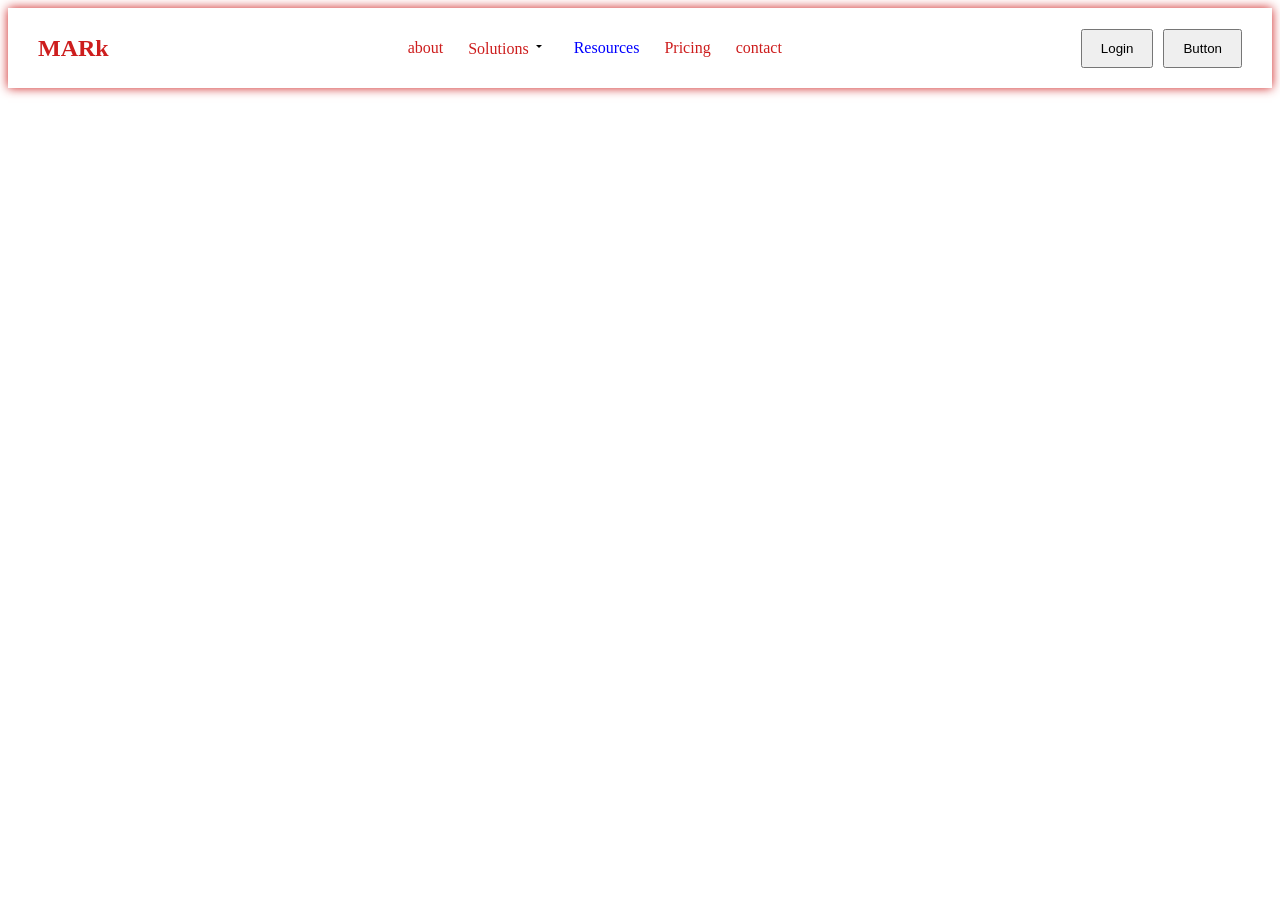
<file: 01navigation/index.html>
<!DOCTYPE html>
<html lang="en">
<head>
    <meta charset="UTF-8">
    <meta name="viewport" content="width=device-width, initial-scale=1.0">
    <title>Document</title>
    <link rel="stylesheet" href="index.css">
</head>
<body>
    <header class="navbar">
  <div class="logo">
    MARk</div>
  <ul class="nav-links">
    <li>about</li>
    <li>Solutions<svg class="ss" xmlns="http://www.w3.org/2000/svg" height="15px" viewBox="0 -960 960 960" width="20px" fill="#000000"><path d="M480-384 288-576h384L480-384Z"/></svg> </li>
    <li class="a">Resources</li>
    <li>Pricing</li>
    <li>contact</li>
  </ul>

  <div class="auth-buttons">
    <button>Login</button>
    <button class="p">Button</button>
  </div>
</header>
</body>
</html>
</file>
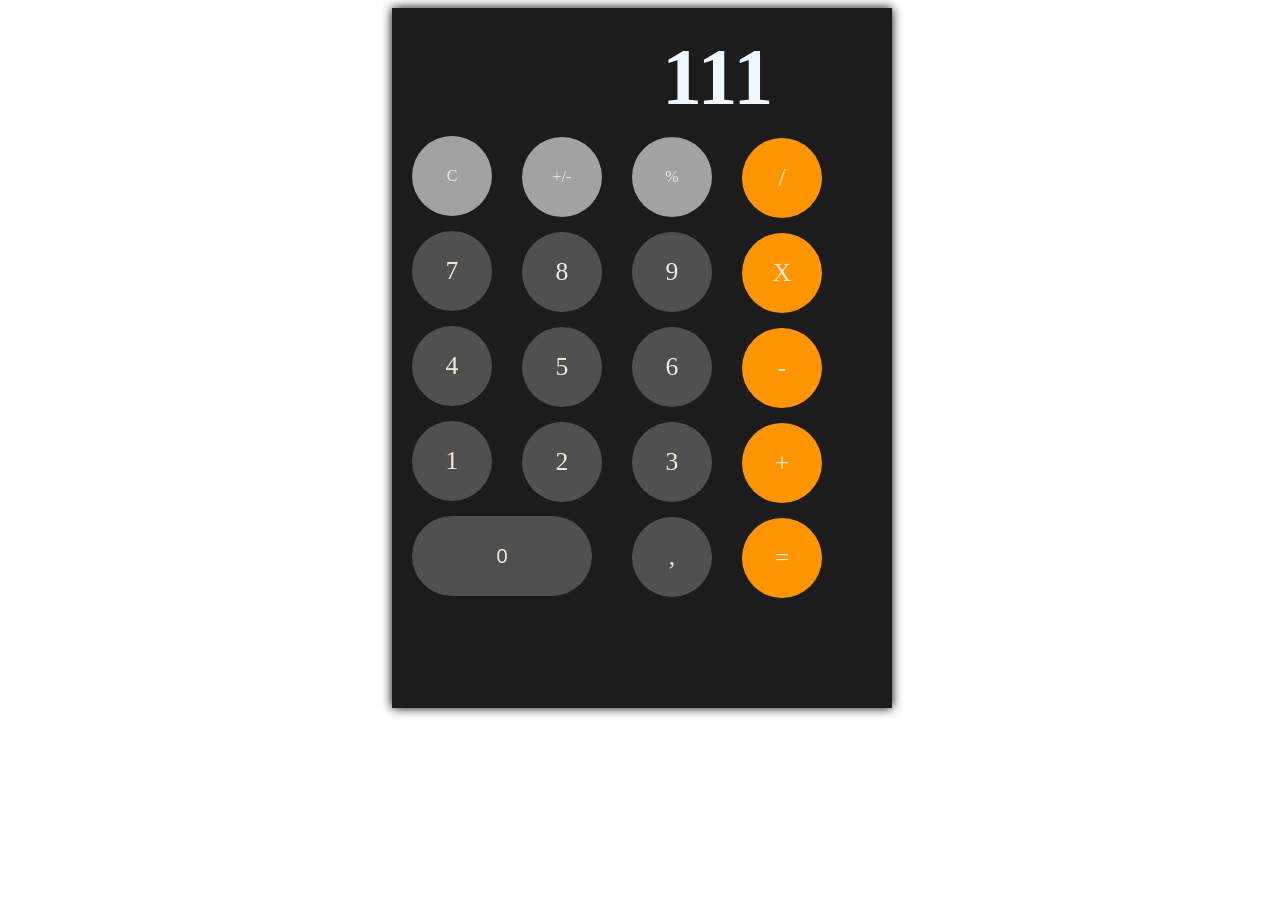
<file: 02calculator/calculeter.html>
<!DOCTYPE html>
<html lang="en">
<head>
    <meta charset="UTF-8">
    <meta name="viewport" content="width=device-width, initial-scale=1.0">
    <title>Document</title>
    <link rel="stylesheet" href="calculeter.css">
</head>
<body>
    <div class="main">
        <div class="number">
            <h1>111</h1>
        </div>
        <div class="first">
            <div class="aape">C</div>
            <div class="aas">7</div>
            <div class="aas">4</div>
            <div class="aas">1</div>
            <button class="u">0</button>
        </div>
        <div class="second">
            <div class="aape">+/-</div>
            <div class="aap">8</div>
            <div class="aap">5</div>
            <div class="aap">2</div>
        </div>
        <div class="third">
            <div class="aape">%</div>
            <div class="aa">9</div>
            <div class="aa">6</div>
            <div class="aa">3</div>
            <div  class="aa">,</div>
        </div>
        <div class="fourth">
            <div class="y">/</div>
            <div class="y">X</div>
            <div class="y">-</div>
            <div class="y">+</div>
            <div class="y">=</div>
        </div>
    </div>
</body>
</html>
</file>
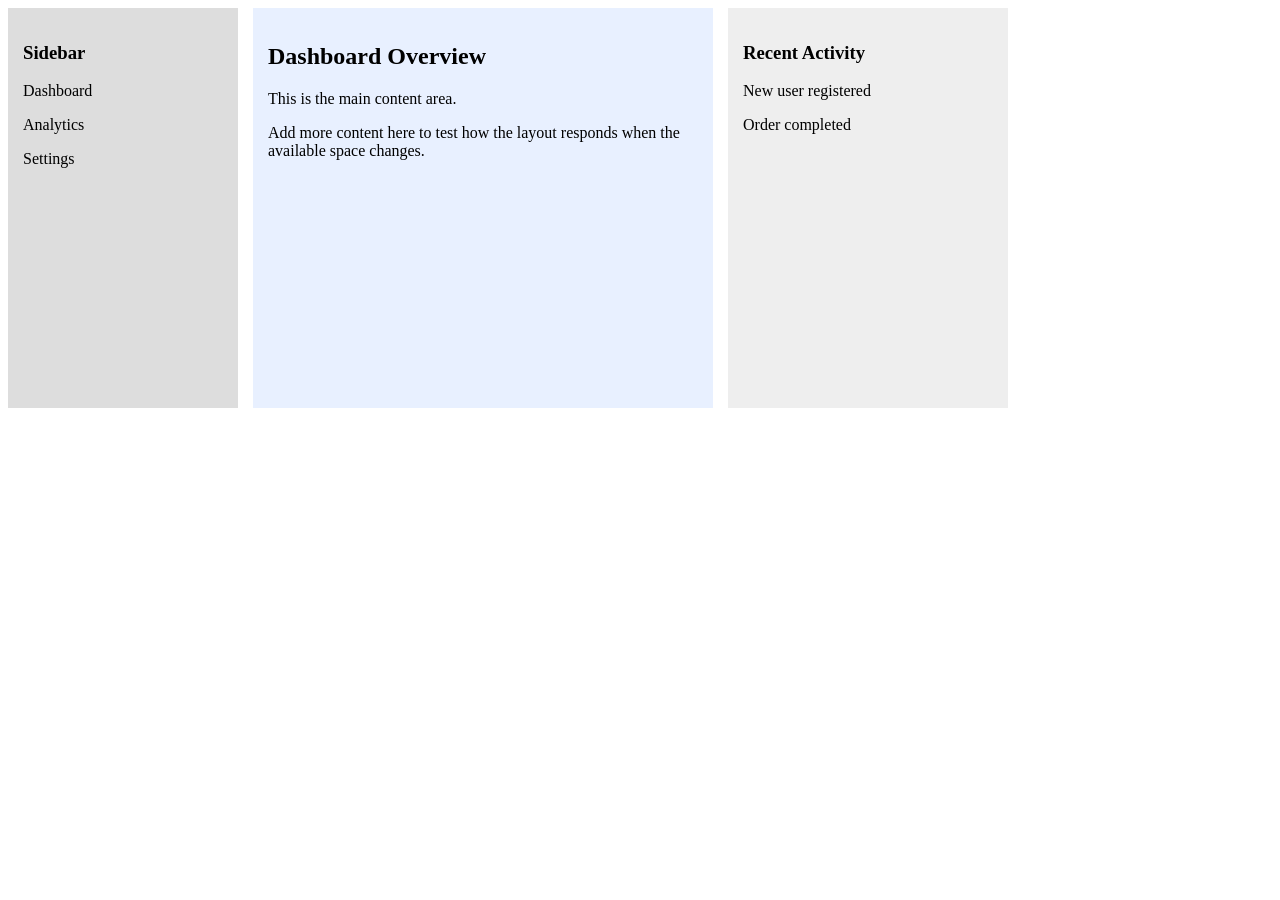
<file: 04.assignment/dashboard.html>
<!DOCTYPE html>
<html lang="en">
<head>
    <meta charset="UTF-8">
    <meta name="viewport" content="width=device-width, initial-scale=1.0">
    <title>Document</title>
    <link rel="stylesheet" href="dashboard.css">
</head>
<body>
    <div class="dashboard">
  <aside class="sidebar">
    <h3>Sidebar</h3>
    <p>Dashboard</p>
    <p>Analytics</p>
    <p>Settings</p>
  </aside>

  <main class="main-content">
    <h2>Dashboard Overview</h2>
    <p>This is the main content area.</p>
    <p>
      Add more content here to test how the layout
      responds when the available space changes.
    </p>
  </main>

  <aside class="activity-panel">
    <h3>Recent Activity</h3>
    <p>New user registered</p>
    <p>Order completed</p>
  </aside>
</div>
</body>
</html>
</file>
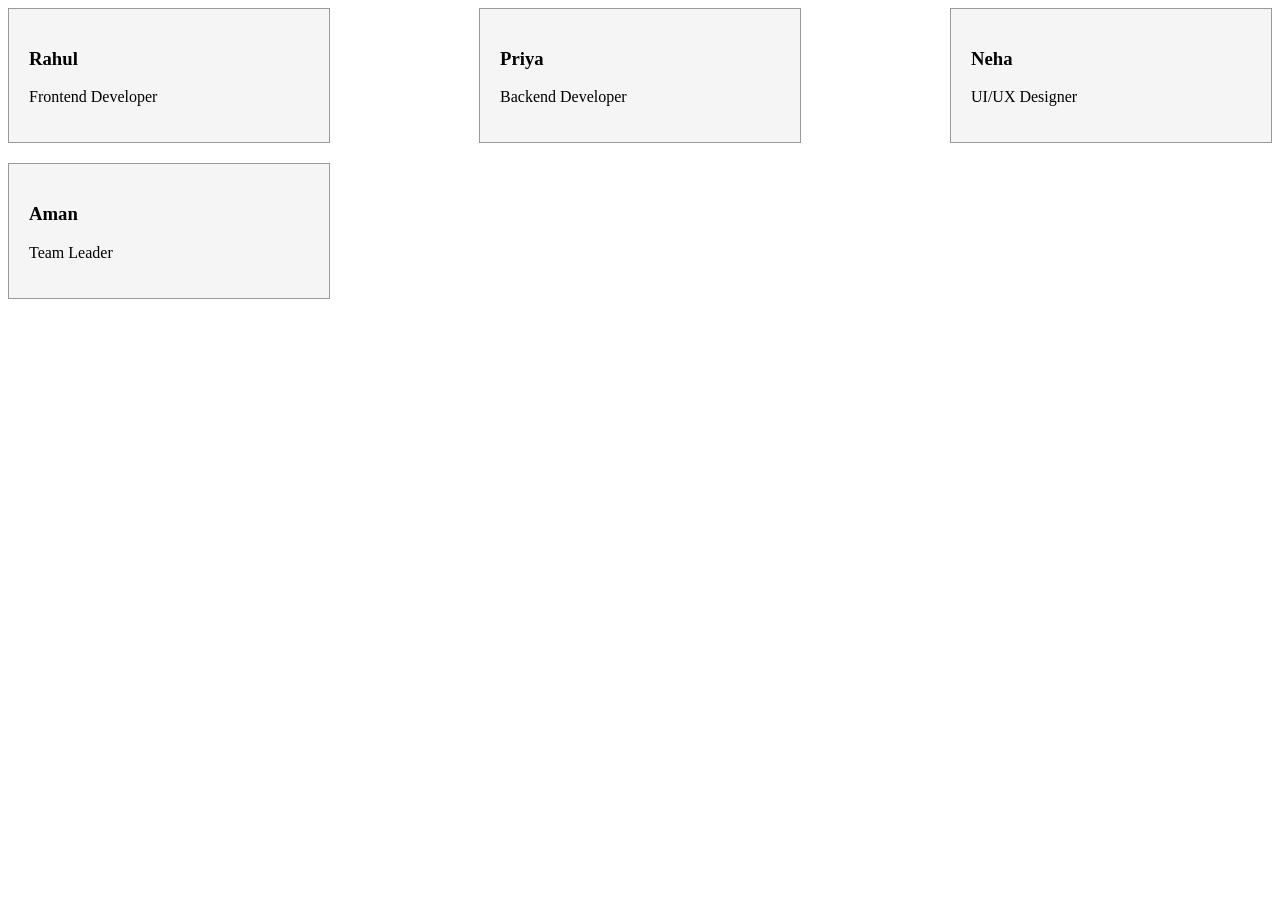
<file: 05.assignment/images.html>
<!DOCTYPE html>
<html lang="en">
<head>
    <meta charset="UTF-8">
    <meta name="viewport" content="width=device-width, initial-scale=1.0">
    <title>Document</title>
    <link rel="stylesheet" href="images.css">
</head>
<body>
<section class="team">
  <article class="member">
    <h3>Rahul</h3>
    <p>Frontend Developer</p>
  </article>

  <article class="member">
    <h3>Priya</h3>
    <p>Backend Developer</p>
  </article>

  <article class="member">
    <h3>Aman</h3>
    <p>Team Leader</p>
  </article>

  <article class="member">
    <h3>Neha</h3>
    <p>UI/UX Designer</p>
  </article>
</section>
</body>
</html>
</file>
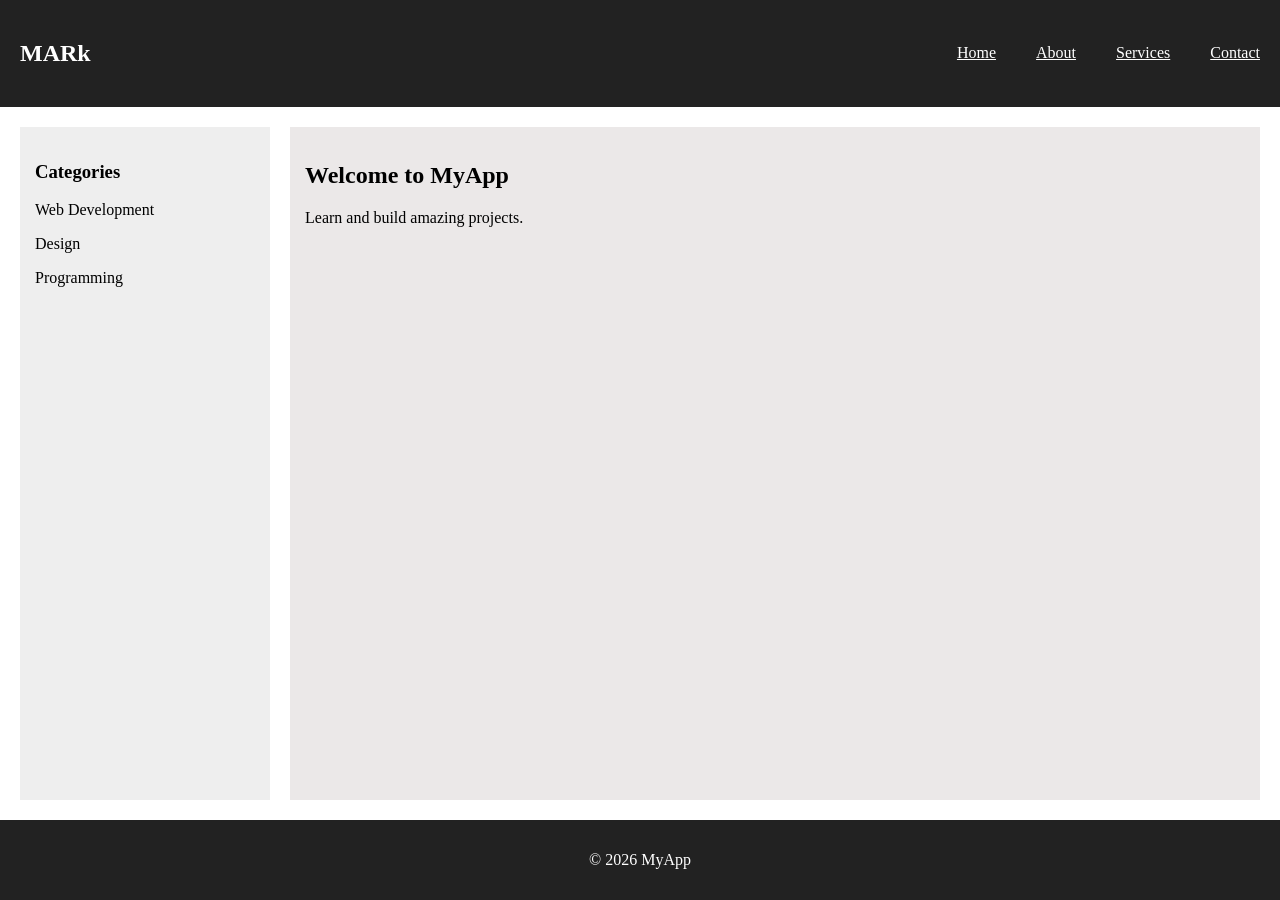
<file: 06.assignment/content.html>
<!DOCTYPE html>
<html lang="en">
<head>
    <meta charset="UTF-8">
    <meta name="viewport" content="width=device-width, initial-scale=1.0">
    <title>Document</title>
    <link rel="stylesheet" href="content.css">
</head>
<body>
    <div class="app">
  <header class="header">
    <h2>MARk</h2>

    <nav>
      <a href="#">Home</a>
      <a href="#">About</a>
      <a href="#">Services</a>
      <a href="#">Contact</a>
    </nav>
  </header>

  <main class="main">
    <aside class="sidebar">
      <h3>Categories</h3>
      <p>Web Development</p>
      <p>Design</p>
      <p>Programming</p>
    </aside>

    <section class="content">
      <h1>Welcome to MyApp</h1>
      <p>Learn and build amazing projects.</p>
    </section>
  </main>

  <footer class="footer">
    <p>© 2026 MyApp</p>
  </footer>
</div>
</body>
</html>
</file>
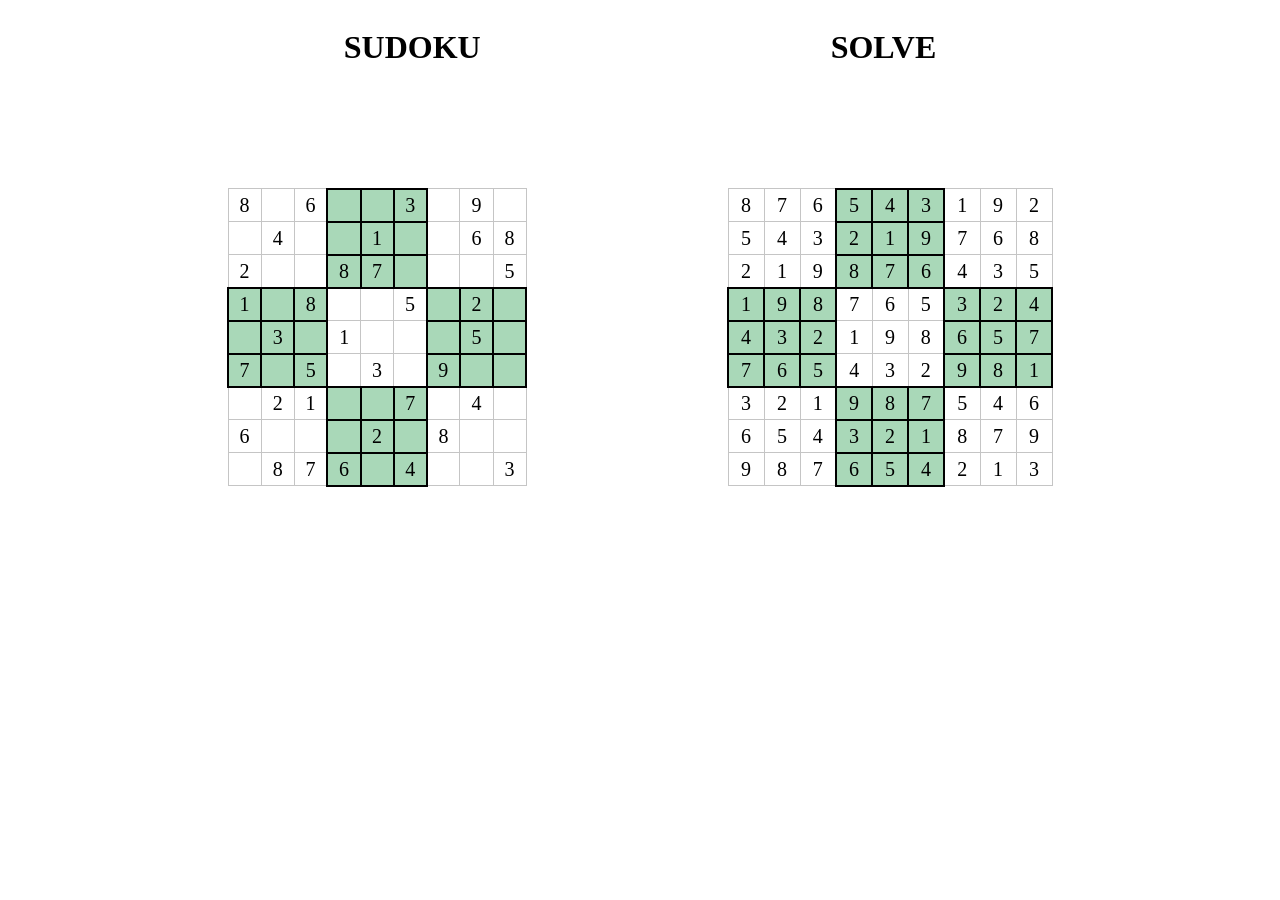
<file: 07sudoku/sudoku.html>
<!DOCTYPE html>
<html lang="en">
<head>
    <meta charset="UTF-8">
    <meta name="viewport" content="width=device-width, initial-scale=1.0">
    <title>Document</title>
    <link rel="stylesheet" href="sudoku.css">
</head>
<body>
    <div class="name">
   <h1 class="h">SUDOKU</h1>
   <h1 class="h">SOLVE</h1>
   </div>
    <div class="main">
        <div class="sudoku">
           <table class="table" >
            <tr class="a">
                <td>8</td>
                <td></td>
                <td >6</td>
                <td class="c"></td>
                <td class="c"></td>
                <td class="c">3</td>
                <td></td>
                <td>9</td>
                <td></td>
                
            </tr>
            <tr class="a">
                <td></td>
                <td>4</td>
                <td></td>
                <td class="c"></td>
                <td class="c">1</td>
                <td class="c"></td>
                <td></td>
                <td>6</td>
                <td>8</td>
            </tr>
            <tr class="a">
                <td>2</td>
                <td></td>
                <td></td>
                <td class="c">8</td>
                <td class="c">7</td>
                <td class="c"></td>
                <td></td>
                <td></td>
                <td>5</td>
            </tr>
            <tr class="a">
                <td class="c">1</td>
                <td class="c"></td>
                <td class="c">8</td>
                <td></td>
                <td></td>
                <td>5</td>
                <td class="c"></td>
                <td class="c">2</td>
                <td class="c"></td>
            </tr>
            <tr class="a">
                <td class="c"></td>
                <td class="c">3</td>
                <td class="c"></td>
                <td>1</td>
                <td></td>
                <td></td>
                <td class="c"></td>
                <td class="c">5</td>
                <td class="c"></td>
            </tr>
            <tr class="a">
                <td class="c">7</td>
                <td class="c"></td>
                <td class="c">5</td>
                <td></td>
                <td>3</td>
                <td></td>
                <td class="c">9</td>
                <td class="c"></td>
                <td class="c"></td>
            </tr>
            <tr class="a">
                <td></td>
                <td>2</td>
                <td>1</td>
                <td class="c"></td>
                <td class="c"></td>
                <td class="c">7</td>
                <td></td>
                <td>4</td>
                <td></td>
            </tr>
            <tr class="a">
                <td>6</td>
                <td></td>
                <td></td>
                <td class="c"></td>
                <td class="c">2</td>
                <td class="c"></td>
                <td>8</td>
                <td></td>
                <td></td>
            </tr>
            <tr class="a">
                <td></td>
                <td>8</td>
                <td>7</td>
                <td class="c">6</td>
                <td class="c"></td>
                <td class="c">4</td>
                <td></td>
                <td></td>
                <td>3</td>
            </tr>
           </table>
        </div>
       
        <div class="answer">
             <table class="table" >
            <tr class="a">
                <td>8</td>
                <td>7</td>
                <td >6</td>
                <td class="c">5</td>
                <td class="c">4</td>
                <td class="c">3</td>
                <td>1</td>
                <td>9</td>
                <td>2</td>
                
            </tr>
            <tr class="a">
                <td>5</td>
                <td>4</td>
                <td>3</td>
                <td class="c">2</td>
                <td class="c">1</td>
                <td class="c">9</td>
                <td>7</td>
                <td>6</td>
                <td>8</td>
            </tr>
            <tr class="a">
                <td>2</td>
                <td>1</td>
                <td>9</td>
                <td class="c">8</td>
                <td class="c">7</td>
                <td class="c">6</td>
                <td>4</td>
                <td>3</td>
                <td>5</td>
            </tr>
            <tr class="a">
                <td class="c">1</td>
                <td class="c">9</td>
                <td class="c">8</td>
                <td>7</td>
                <td>6</td>
                <td>5</td>
                <td class="c">3</td>
                <td class="c">2</td>
                <td class="c">4</td>
            </tr>
            <tr class="a">
                <td class="c">4</td>
                <td class="c">3</td>
                <td class="c">2</td>
                <td>1</td>
                <td>9</td>
                <td>8</td>
                <td class="c">6</td>
                <td class="c">5</td>
                <td class="c">7</td>
            </tr>
            <tr class="a">
                <td class="c">7</td>
                <td class="c">6</td>
                <td class="c">5</td>
                <td>4</td>
                <td>3</td>
                <td>2</td>
                <td class="c">9</td>
                <td class="c">8</td>
                <td class="c">1</td>
            </tr>
            <tr class="a">
                <td>3</td>
                <td>2</td>
                <td>1</td>
                <td class="c">9</td>
                <td class="c">8</td>
                <td class="c">7</td>
                <td>5</td>
                <td>4</td>
                <td>6</td>
            </tr>
            <tr class="a">
                <td>6</td>
                <td>5</td>
                <td>4</td>
                <td class="c">3</td>
                <td class="c">2</td>
                <td class="c">1</td>
                <td>8</td>
                <td>7</td>
                <td>9</td>
            </tr>
            <tr class="a">
                <td>9</td>
                <td>8</td>
                <td>7</td>
                <td class="c">6</td>
                <td class="c">5</td>
                <td class="c">4</td>
                <td>2</td>
                <td>1</td>
                <td>3</td>
            </tr>
           </table>
        </div>
    </div>
</body>
</html>
</file>
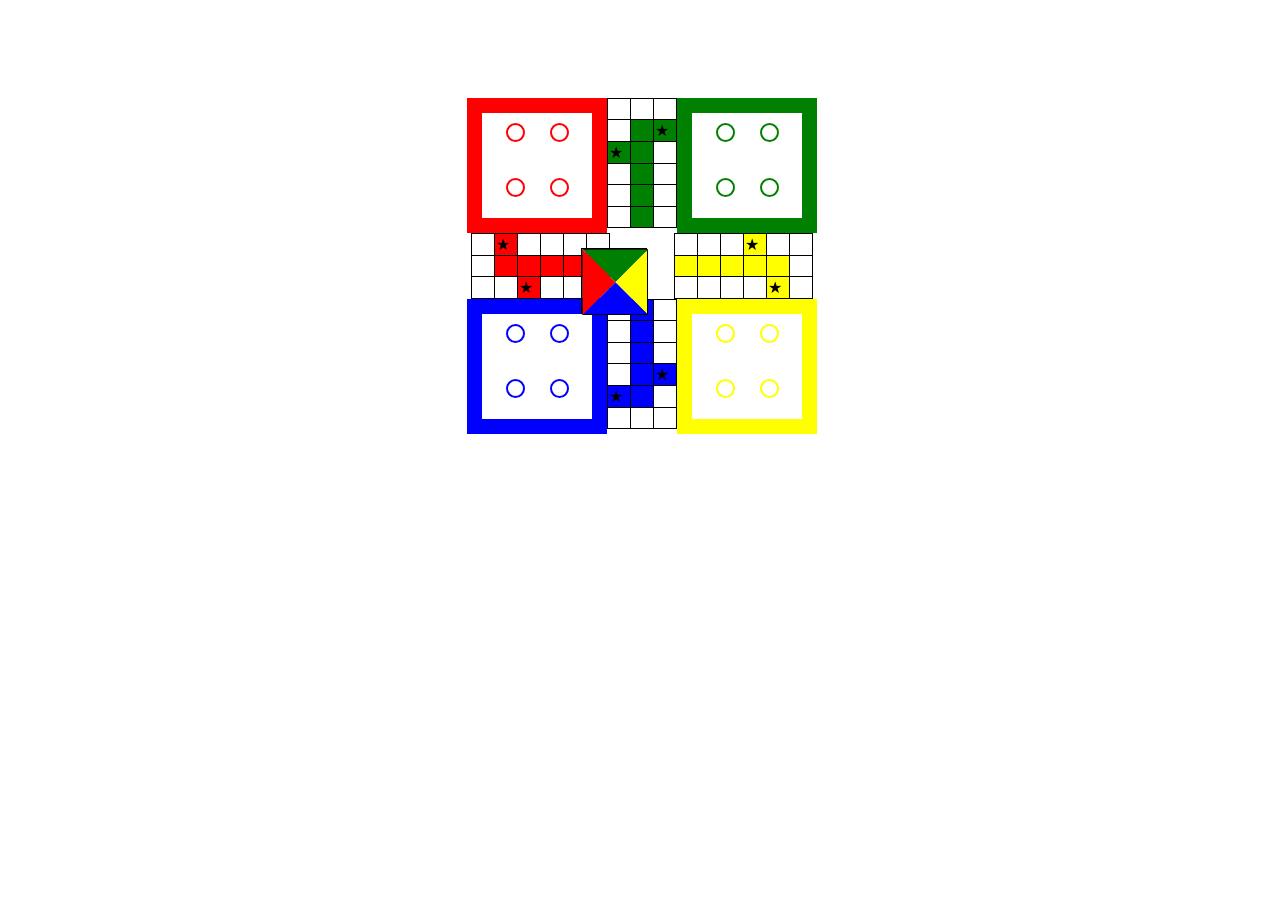
<file: 08Ludo/ludo.html>
<!DOCTYPE html>
<html lang="en">
<head>
    <meta charset="UTF-8">
    <meta name="viewport" content="width=device-width, initial-scale=1.0">
    <title>Document</title>
    <link rel="stylesheet" href="ludo.css"></link>
</head>
<body>
    <div class="main">
        <div class="upper">
        <div class="red">
            <div class="r2">
            <div class="r"></div>
            <div  class="r"></div>
            </div><br><br>
            <div class="r3">
            <div  class="r"></div>
            <div  class="r"></div>
            </div>
        </div>
         <div class="rg">
            <table>
                <tr class="a">
                    <td></td>
                    <td></td>
                    <td></td>
                 
                </tr>
                      <tr class="a">
                    <td></td>
                    <td class="rgg"></td>
                    <td class="rgg">★</td>
                 
                </tr>
                      <tr class="a">
                    <td class="rgg">★</td>
                    <td class="rgg"></td>
                    <td></td>
                    
                </tr>
                        <tr class="a">
                    <td></td>
                    <td class="rgg"></td>
                    <td></td>
                    
                </tr>
                        <tr class="a">
                    <td></td>
                    <td class="rgg"></td>
                    <td></td>
                    
                </tr>
                        <tr class="a">
                    <td></td>
                    <td  class="rgg"></td>
                    <td></td>
                    
                </tr>
            </table>
         </div>
            <div class="green">
            <div class="g2">
            <div class="g"></div>
            <div  class="g"></div>
            </div><br><br>
            <div class="g3">
            <div  class="g"></div>
            <div  class="g"></div>
            </div>
        </div>
        </div>
        <div class="middle">
        <div class="rb">
            <table class="tb">
                <tr class="rbb">
                    <td></td>
                    <td class="rbga">★</td>
                    <td></td>
                    <td></td>
                    <td></td>
                    <td></td>
                </tr>
                    <tr class="rbb">
                    <td></td>
                    <td class="rbga"></td>
                    <td class="rbga"></td>
                    <td class="rbga"></td>
                    <td class="rbga"></td>
                    <td class="rbga"></td>
                </tr>
                    <tr class="rbb">
                    <td></td>
                    <td></td>
                    <td class="rbga">★</td>
                    <td></td>
                    <td></td>
                    <td></td>
                </tr>
            </table>
        </div>
      
        <div class="ryb">
            <table class="tyb">
                <tr class="rybb">
                    <td></td>
                    <td ></td>
                    <td></td>
                    <td class="rybga">★</td>
                    <td></td>
                    <td></td>
                </tr>
                    <tr class="rybb">
                    <td class="rybga"></td>
                    <td class="rybga"></td>
                    <td class="rybga"></td>
                    <td class="rybga"></td>
                    <td class="rybga"></td>
                    <td ></td>
                </tr>
                    <tr class="rybb">
                    <td></td>
                    <td></td>
                    <td ></td>
                    <td></td>
                    <td class="rybga">★</td>
                    <td></td>
                </tr>
            </table>
            </div>
        </div>
        <div class="lower">
        <div class="blue">
            <div class="b2">
            <div class="b"></div>
            <div  class="b"></div>
            </div><br><br>
            <div class="b3">
            <div  class="b"></div>
            <div  class="b"></div>
            </div>
        </div>
        <div class="rxg">
            <table>
                <tr class="ax">
                    <td></td>
                    <td class="rxgg"></td>
                    <td></td>
                 
                </tr>
                      <tr class="ax">
                    <td></td>
                    <td class="rxgg"></td>
                    <td ></td>
                 
                </tr>
                      <tr class="ax">
                    <td ></td>
                    <td class="rxgg"></td>
                    <td></td>
                    
                </tr>
                        <tr class="ax">
                    <td></td>
                    <td class="rxgg"></td>
                    <td  class="rxgg">★</td>
                    
                </tr>
                        <tr class="ax">
                    <td  class="rxgg">★</td>
                    <td class="rxgg"></td>
                    <td></td>
                    
                </tr>
                        <tr class="ax">
                    <td></td>
                    <td  ></td>
                    <td></td>
                    
                </tr>
            </table>
         </div>
        <div class="yellow">
            <div class="y2">
            <div class="y"></div>
            <div  class="y"></div>
            </div><br><br>
            <div class="y3">
            <div  class="y"></div>
            <div  class="y"></div>
            </div>
        </div>
        </div>
    </div>
    <div class="div2">
       <div class="trangle1"></div>
       <div class="trangle2"></div>
       <div  class="trangle3"></div>
       <div class="trangle4"></div>
    </div>
</body>
</html>
</file>
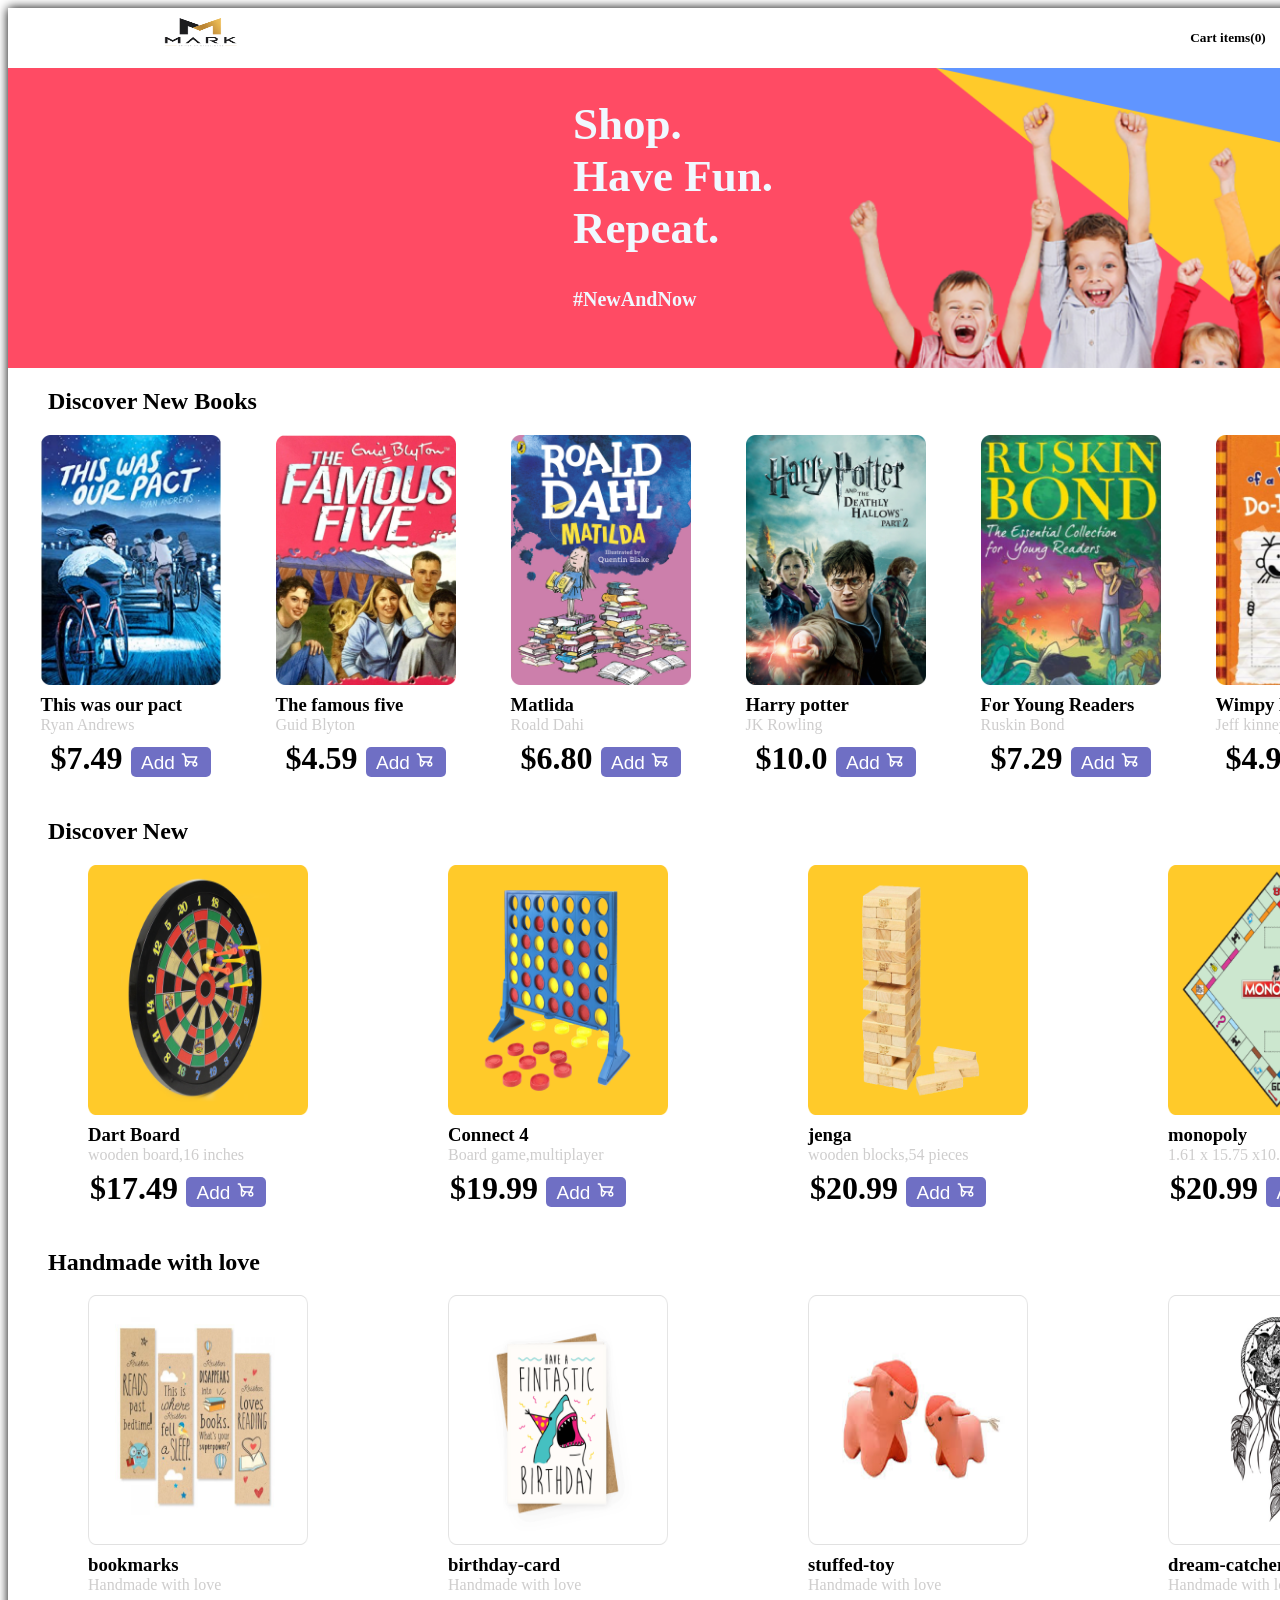
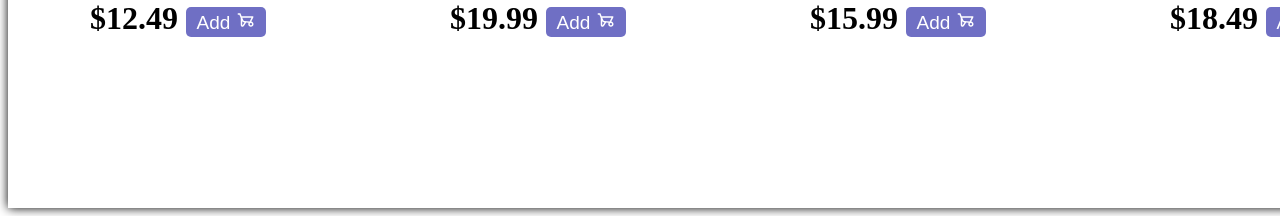
<file: 11 website/link.html>
<!DOCTYPE html>
<html lang="en">

<head>
    <meta charset="UTF-8">
    <meta name="viewport" content="width=device-width, initial-scale=1.0">
    <title>Document</title>
    <link rel="stylesheet" href="link.css">
</head>

<body>
    <div class="main">
        <div class="nav">
            <img src="Designer.png" width="100px" height="50px">
            <h5 class="h5">Cart items(0)</h5>
        </div>
        <div class="navbar">
            <div class="text">
                <h1 class="h">Shop.<br>Have Fun.<br>Repeat.</h1>
                <h5 class="h5a">#NewAndNow</h5>
            </div>
        
        </div>
        <div class="t">
            <h2 class="l">Discover New Books</h1>
        </div>
        <div class="first">

            <div class="f1">
                <img src="book1.png" width="180px" height="250px">
                <h3>This was our pact</h3>
                <p style="color: #CECDCD;">Ryan Andrews </p>
                <div class="m">
                    <h1 class="left">$7.49 <button>Add <svg xmlns="http://www.w3.org/2000/svg" height="18px"
                                viewBox="0 -960 960 960" width="20px" fill="#FFFFFF">
                                <path
                                    d="M292-120q-38 0-65-27.5T200-213v-371l-73-176H40v-80h141l66 160h591q23 0 35 19t1 39L760-399q51 8 85.5 47t34.5 92q0 58-40.5 99T741-120q-59 0-99.5-41T601-260q0-20 5-37t14-33l-131-12-120 180q-13 20-33.5 31T292-120Zm382-285 99-195H280l50 120q8 20 25.5 33.5T396-431l278 26ZM293-201q2 0 9-5l97-144q-49-5-77-23.5T280-412v200q0 5 4 8t9 3Zm447 1q26 0 43-17.5t17-42.5q0-26-17-43t-43-17q-25 0-42.5 17T680-260q0 25 17.5 42.5T740-200Zm-66-205-278-26 278 26Z" />
                            </svg> </button></h2>
                </div>
            </div>
            <div class="f1">
                <img src="book2.png" width="180px" height="250px">
                <h3>The famous five</h3>
                <p style="color: #CECDCD;">Guid Blyton </p>
                <div class="m">
                    <h1 class="left">$4.59 <button>Add <svg xmlns="http://www.w3.org/2000/svg" height="18px"
                                viewBox="0 -960 960 960" width="20px" fill="#FFFFFF">
                                <path
                                    d="M292-120q-38 0-65-27.5T200-213v-371l-73-176H40v-80h141l66 160h591q23 0 35 19t1 39L760-399q51 8 85.5 47t34.5 92q0 58-40.5 99T741-120q-59 0-99.5-41T601-260q0-20 5-37t14-33l-131-12-120 180q-13 20-33.5 31T292-120Zm382-285 99-195H280l50 120q8 20 25.5 33.5T396-431l278 26ZM293-201q2 0 9-5l97-144q-49-5-77-23.5T280-412v200q0 5 4 8t9 3Zm447 1q26 0 43-17.5t17-42.5q0-26-17-43t-43-17q-25 0-42.5 17T680-260q0 25 17.5 42.5T740-200Zm-66-205-278-26 278 26Z" />
                            </svg> </button></h2>
                </div>
            </div>
            <div class="f1">
                <img src="book3.png" width="180px" height="250px">
                <h3>Matlida</h3>
                <p style="color: #CECDCD;">Roald Dahi </p>
                <div class="m">
                    <h1 class="left">$6.80 <button>Add <svg xmlns="http://www.w3.org/2000/svg" height="18px"
                                viewBox="0 -960 960 960" width="20px" fill="#FFFFFF">
                                <path
                                    d="M292-120q-38 0-65-27.5T200-213v-371l-73-176H40v-80h141l66 160h591q23 0 35 19t1 39L760-399q51 8 85.5 47t34.5 92q0 58-40.5 99T741-120q-59 0-99.5-41T601-260q0-20 5-37t14-33l-131-12-120 180q-13 20-33.5 31T292-120Zm382-285 99-195H280l50 120q8 20 25.5 33.5T396-431l278 26ZM293-201q2 0 9-5l97-144q-49-5-77-23.5T280-412v200q0 5 4 8t9 3Zm447 1q26 0 43-17.5t17-42.5q0-26-17-43t-43-17q-25 0-42.5 17T680-260q0 25 17.5 42.5T740-200Zm-66-205-278-26 278 26Z" />
                            </svg> </button></h2>
                </div>
            </div>

            <div class="f1">
                <img src="book4.png" width="180px" height="250px">
                <h3>Harry potter</h3>
                <p style="color: #CECDCD;">JK Rowling </p>
                <div class="m">
                    <h1 class="left">$10.0 <button>Add <svg xmlns="http://www.w3.org/2000/svg" height="18px"
                                viewBox="0 -960 960 960" width="20px" fill="#FFFFFF">
                                <path
                                    d="M292-120q-38 0-65-27.5T200-213v-371l-73-176H40v-80h141l66 160h591q23 0 35 19t1 39L760-399q51 8 85.5 47t34.5 92q0 58-40.5 99T741-120q-59 0-99.5-41T601-260q0-20 5-37t14-33l-131-12-120 180q-13 20-33.5 31T292-120Zm382-285 99-195H280l50 120q8 20 25.5 33.5T396-431l278 26ZM293-201q2 0 9-5l97-144q-49-5-77-23.5T280-412v200q0 5 4 8t9 3Zm447 1q26 0 43-17.5t17-42.5q0-26-17-43t-43-17q-25 0-42.5 17T680-260q0 25 17.5 42.5T740-200Zm-66-205-278-26 278 26Z" />
                            </svg> </button></h2>
                </div>
            </div>
            <div class="f1">
                <img src="book5.png" width="180px" height="250px">
                <h3>For Young Readers</h3>
                <p style="color: #CECDCD;">Ruskin Bond</p>
                <div class="m">
                    <h1 class="left">$7.29 <button>Add <svg xmlns="http://www.w3.org/2000/svg" height="18px"
                                viewBox="0 -960 960 960" width="20px" fill="#FFFFFF">
                                <path
                                    d="M292-120q-38 0-65-27.5T200-213v-371l-73-176H40v-80h141l66 160h591q23 0 35 19t1 39L760-399q51 8 85.5 47t34.5 92q0 58-40.5 99T741-120q-59 0-99.5-41T601-260q0-20 5-37t14-33l-131-12-120 180q-13 20-33.5 31T292-120Zm382-285 99-195H280l50 120q8 20 25.5 33.5T396-431l278 26ZM293-201q2 0 9-5l97-144q-49-5-77-23.5T280-412v200q0 5 4 8t9 3Zm447 1q26 0 43-17.5t17-42.5q0-26-17-43t-43-17q-25 0-42.5 17T680-260q0 25 17.5 42.5T740-200Zm-66-205-278-26 278 26Z" />
                            </svg> </button></h2>
                </div>
            </div>
            <div class="f1">
                <img src="book6.png" width="180px" height="250px">
                <h3>Wimpy Kid -DIY</h3>
                <p style="color: #CECDCD;">Jeff kinney </p>
                <div class="m">
                    <h1 class="left">$4.99 <button>Add <svg xmlns="http://www.w3.org/2000/svg" height="18px"
                                viewBox="0 -960 960 960" width="20px" fill="#FFFFFF">
                                <path
                                    d="M292-120q-38 0-65-27.5T200-213v-371l-73-176H40v-80h141l66 160h591q23 0 35 19t1 39L760-399q51 8 85.5 47t34.5 92q0 58-40.5 99T741-120q-59 0-99.5-41T601-260q0-20 5-37t14-33l-131-12-120 180q-13 20-33.5 31T292-120Zm382-285 99-195H280l50 120q8 20 25.5 33.5T396-431l278 26ZM293-201q2 0 9-5l97-144q-49-5-77-23.5T280-412v200q0 5 4 8t9 3Zm447 1q26 0 43-17.5t17-42.5q0-26-17-43t-43-17q-25 0-42.5 17T680-260q0 25 17.5 42.5T740-200Zm-66-205-278-26 278 26Z" />
                            </svg> </button></h2>
                </div>
            </div>
        </div>
        <div class="t">
            <h2 class="l">Discover New </h1>
        </div>
        <div class="second">
            <div class="f2">
                <img src="dart-board.png" width="220px" height="250px">
                <h3>Dart Board</h3>
                <p style="color: #CECDCD;">wooden board,16 inches</p>
                <div class="m">
                    <h1 class="left">$17.49 <button>Add <svg xmlns="http://www.w3.org/2000/svg" height="18px"
                                viewBox="0 -960 960 960" width="20px" fill="#FFFFFF">
                                <path
                                    d="M292-120q-38 0-65-27.5T200-213v-371l-73-176H40v-80h141l66 160h591q23 0 35 19t1 39L760-399q51 8 85.5 47t34.5 92q0 58-40.5 99T741-120q-59 0-99.5-41T601-260q0-20 5-37t14-33l-131-12-120 180q-13 20-33.5 31T292-120Zm382-285 99-195H280l50 120q8 20 25.5 33.5T396-431l278 26ZM293-201q2 0 9-5l97-144q-49-5-77-23.5T280-412v200q0 5 4 8t9 3Zm447 1q26 0 43-17.5t17-42.5q0-26-17-43t-43-17q-25 0-42.5 17T680-260q0 25 17.5 42.5T740-200Zm-66-205-278-26 278 26Z" />
                            </svg> </button></h2>
                </div>
            </div>
            <div class="f2">
                <img src="connect-four.png" width="220px" height="250px">
                <h3>Connect 4</h3>
                <p style="color: #CECDCD;">Board game,multiplayer</p>
                <div class="m">
                    <h1 class="left">$19.99 <button>Add <svg xmlns="http://www.w3.org/2000/svg" height="18px"
                                viewBox="0 -960 960 960" width="20px" fill="#FFFFFF">
                                <path d="M292-120q-38 0-65-27.5T200-213v-371l-73-176H40v-80h141l66 160h591q23 0 35 19t1 39L760-399q51 8 85.5 47t34.5 92q0 58-40.5 99T741-120q-59 0-99.5-41T601-260q0-20 5-37t14-33l-131-12-120 180q-13 20-33.5 31T292-120Zm382-285 99-195H280l50 120q8 20 25.5 33.5T396-431l278 26ZM293-201q2 0 9-5l97-144q-49-5-77-23.5T280-412v200q0 5 4 8t9 3Zm447 1q26 0 43-17.5t17-42.5q0-26-17-43t-43-17q-25 0-42.5 17T680-260q0 25 17.5 42.5T740-200Zm-66-205-278-26 
                                    278 26Z" />
                            </svg> </button></h2>
                </div>
            </div>
            <div class="f2">
                <img src="jenga.png" width="220px" height="250px">
                <h3>jenga</h3>
                <p style="color: #CECDCD;">wooden blocks,54 pieces</p>
                <div class="m">
                    <h1 class="left">$20.99 <button>Add <svg xmlns="http://www.w3.org/2000/svg" height="18px"
                                viewBox="0 -960 960 960" width="20px" fill="#FFFFFF">
                                <path
                                    d="M292-120q-38 0-65-27.5T200-213v-371l-73-176H40v-80h141l66 160h591q23 0 35 19t1 39L760-399q51 8 85.5 47t34.5 92q0 58-40.5 99T741-120q-59 0-99.5-41T601-260q0-20 5-37t14-33l-131-12-120 180q-13 20-33.5 31T292-120Zm382-285 99-195H280l50 120q8 20 25.5 33.5T396-431l278 26ZM293-201q2 0 9-5l97-144q-49-5-77-23.5T280-412v200q0 5 4 8t9 3Zm447 1q26 0 43-17.5t17-42.5q0-26-17-43t-43-17q-25 0-42.5 17T680-260q0 25 17.5 42.5T740-200Zm-66-205-278-26 278 26Z" />
                            </svg> </button></h2>
                </div>
            </div>
            <div class="f2">
                <img src="monopoly.png" width="220px" height="250px">
                <h3>monopoly</h3>
                <p style="color: #CECDCD;">1.61 x 15.75 x10.51 inches</p>
                <div class="m">
                    <h1 class="left">$20.99 <button>Add <svg xmlns="http://www.w3.org/2000/svg" height="18px"
                                viewBox="0 -960 960 960" width="20px" fill="#FFFFFF">
                                <path
                                    d="M292-120q-38 0-65-27.5T200-213v-371l-73-176H40v-80h141l66 160h591q23 0 35 19t1 39L760-399q51 8 85.5 47t34.5 92q0 58-40.5 99T741-120q-59 0-99.5-41T601-260q0-20 5-37t14-33l-131-12-120 180q-13 20-33.5 31T292-120Zm382-285 99-195H280l50 120q8 20 25.5 33.5T396-431l278 26ZM293-201q2 0 9-5l97-144q-49-5-77-23.5T280-412v200q0 5 4 8t9 3Zm447 1q26 0 43-17.5t17-42.5q0-26-17-43t-43-17q-25 0-42.5 17T680-260q0 25 17.5 42.5T740-200Zm-66-205-278-26 278 26Z" />
                            </svg> </button></h2>
                </div>
            </div>
        </div>
        <div class="t">
            <h2 class="l">Handmade with love</h1>
        </div>
        <div class="third">
            <div class="f3">
                <img src="bookmarks.png" width="220px" height="250px">
                <h3>bookmarks</h3>
                <p style="color: #CECDCD;">Handmade with love</p>
                <div class="m">
                    <h1 class="left">$12.49 <button>Add <svg xmlns="http://www.w3.org/2000/svg" height="18px"
                                viewBox="0 -960 960 960" width="20px" fill="#FFFFFF">
                                <path d="M292-120q-38 0-65-27.5T200-213v-371l-73-176H40v-80h141l66 160h591q23 0 35 19t1 39L760-399q51 8 85.5 47t34.5 92q0 58-40.5 99T741-120q-59 0-99.5-41T601-260q0-20 5-37t14-33l-131-12-120 180q-13 20-33.5 31T292-120Zm382-285 99-195H280l50 120q8 20 25.5 33.5T396-431l278 26ZM293-201q2 0 9-5l97-144q-49-5-77-23.5T280-412v200q0 5 4 8t9 3Zm447 1q26 0 43-17.5t17-42.5q0-26-17-43t-43-17q-25 0-42.5 17T680-260q0 25 17.5 42.5T740-200Zm-66-205-278-26 
                                    278 26Z" />
                            </svg> </button></h2>
                </div>
            </div>
      
        <div class="f3">
            <img src="birthday-card.png" width="220px" height="250px">
            <h3>birthday-card</h3>
            <p style="color: #CECDCD;">Handmade with love</p>
            <div class="m">
                <h1 class="left">$19.99 <button>Add <svg xmlns="http://www.w3.org/2000/svg" height="18px"
                            viewBox="0 -960 960 960" width="20px" fill="#FFFFFF">
                            <path d="M292-120q-38 0-65-27.5T200-213v-371l-73-176H40v-80h141l66 160h591q23 0 35 19t1 39L760-399q51 8 85.5 47t34.5 92q0 58-40.5 99T741-120q-59 0-99.5-41T601-260q0-20 5-37t14-33l-131-12-120 180q-13 20-33.5 31T292-120Zm382-285 99-195H280l50 120q8 20 25.5 33.5T396-431l278 26ZM293-201q2 0 9-5l97-144q-49-5-77-23.5T280-412v200q0 5 4 8t9 3Zm447 1q26 0 43-17.5t17-42.5q0-26-17-43t-43-17q-25 0-42.5 17T680-260q0 25 17.5 42.5T740-200Zm-66-205-278-26 
                                    278 26Z" />
                        </svg> </button></h2>
            </div>
        </div>
   
    <div class="f3">
        <img src="stuffed-toy.png" width="220px" height="250px">
        <h3>stuffed-toy</h3>
        <p style="color: #CECDCD;">Handmade with love</p>
        <div class="m">
            <h1 class="left">$15.99 <button>Add <svg xmlns="http://www.w3.org/2000/svg" height="18px"
                        viewBox="0 -960 960 960" width="20px" fill="#FFFFFF">
                        <path d="M292-120q-38 0-65-27.5T200-213v-371l-73-176H40v-80h141l66 160h591q23 0 35 19t1 39L760-399q51 8 85.5 47t34.5 92q0 58-40.5 99T741-120q-59 0-99.5-41T601-260q0-20 5-37t14-33l-131-12-120 180q-13 20-33.5 31T292-120Zm382-285 99-195H280l50 120q8 20 25.5 33.5T396-431l278 26ZM293-201q2 0 9-5l97-144q-49-5-77-23.5T280-412v200q0 5 4 8t9 3Zm447 1q26 0 43-17.5t17-42.5q0-26-17-43t-43-17q-25 0-42.5 17T680-260q0 25 17.5 42.5T740-200Zm-66-205-278-26 
                                    278 26Z" />
                    </svg> </button></h2>
        </div>
    </div>

    <div class="f3">
        <img src="dream-catcher.png" width="220px" height="250px">
        <h3>dream-catcher</h3>
        <p style="color: #CECDCD;">Handmade with love</p>
        <div class="m">
            <h1 class="left">$18.49 <button>Add <svg xmlns="http://www.w3.org/2000/svg" height="18px"
                        viewBox="0 -960 960 960" width="20px" fill="#FFFFFF">
                        <path d="M292-120q-38 0-65-27.5T200-213v-371l-73-176H40v-80h141l66 160h591q23 0 35 19t1 39L760-399q51 8 85.5 47t34.5 92q0 58-40.5 99T741-120q-59 0-99.5-41T601-260q0-20 5-37t14-33l-131-12-120 180q-13 20-33.5 31T292-120Zm382-285 99-195H280l50 120q8 20 25.5 33.5T396-431l278 26ZM293-201q2 0 9-5l97-144q-49-5-77-23.5T280-412v200q0 5 4 8t9 3Zm447 1q26 0 43-17.5t17-42.5q0-26-17-43t-43-17q-25 0-42.5 17T680-260q0 25 17.5 42.5T740-200Zm-66-205-278-26 
                                    278 26Z" />
                    </svg> </button></h2>
        </div>
        </div>
    </div>
    </div>

    </div>
</body>

</html>
</file>
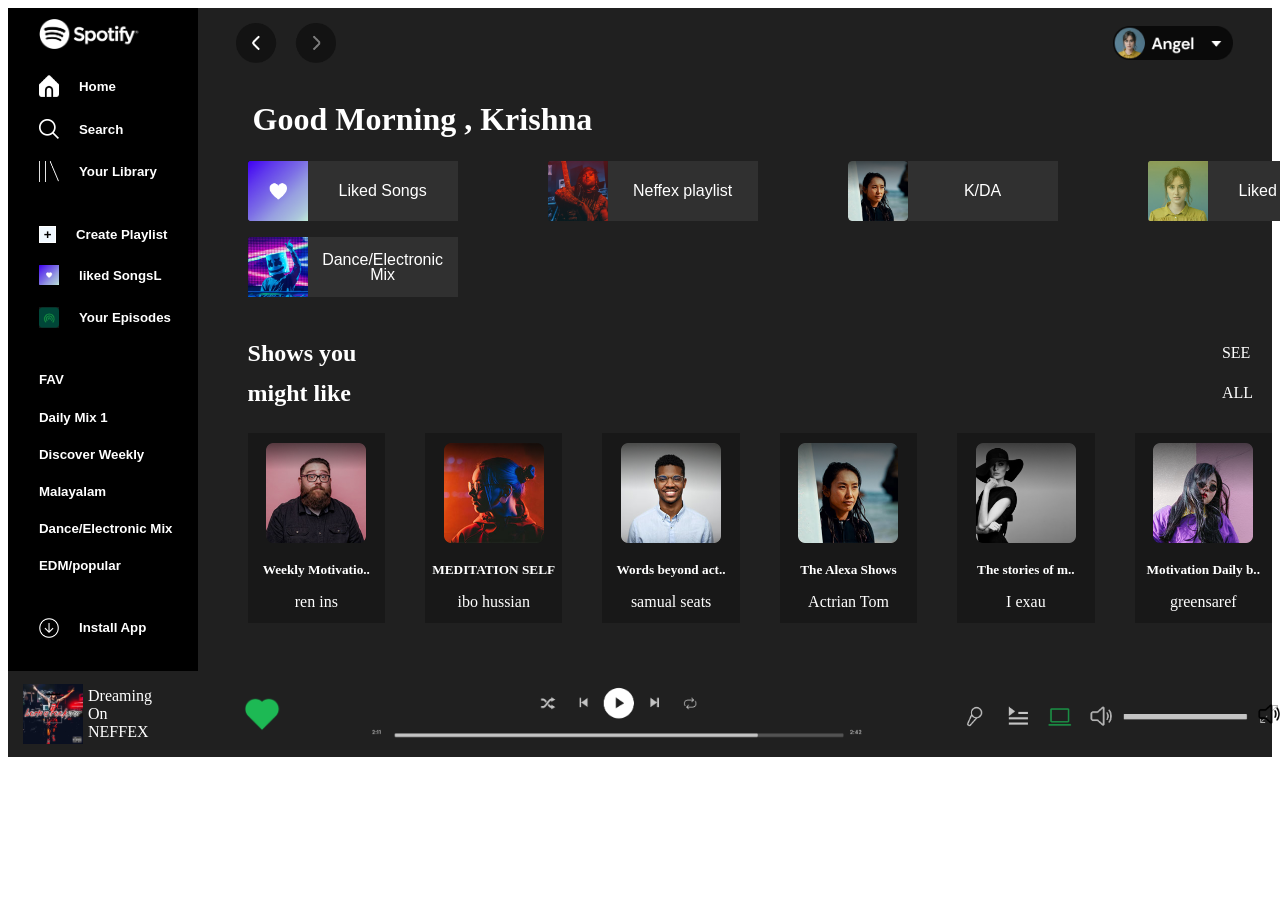
<file: 13 Spotify/spotify.html>
<!DOCTYPE html>
<html lang="en">

<head>
  <meta charset="UTF-8">
  <meta name="viewport" content="width=device-width, initial-scale=1.0">
  <title>Document</title>
  <link rel="stylesheet" href="spotify.css">
</head>

<body>
  <div class="main">
    <div class="left">
      <div class="logo">
        <img src="Spotify logo.png" width="100px">
      </div>
      <div class="l1">
        <h5 class="h5"><img src="Home.png" width="20px">Home</h5>
        <h5 class="h5"><img src="Search.png" width="20px">Search</h5>
        <h5 class="h5"><img src="Your library.png" width="20px">Your Library</h5>
      </div>
      <div class="l2">
        <h5 class="h51">
          <div class="plus">+</div>Create Playlist
        </h5>
        <h5 class="h5"><img src="Liked.png" width="20px">liked SongsL</h5>
        <h5 class="h5"><img src="your episodes.png" width="20px">Your Episodes</h5>
      </div>
      <div class="l6">
        <h5 class="h5">FAV</h5>
        <h5 class="h5">Daily Mix 1</h5>
        <h5 class="h5">Discover Weekly</h5>
        <h5 class="h5">Malayalam</h5>
        <h5 class="h5">Dance/Electronic Mix</h5>
        <h5 class="h5">EDM/popular</h5>
      </div>
      <div class="l4">
        <h5 class="h5"><img src="grommet-icons_install-option.png" width="20px">Install App</h5>
      </div>
    </div>
    <div class="right">
      <div class="upper">
        <img src="top arrow navigation.png" width="100px">
        <img src="User.png" width="120px">
      </div>
      <div class="midd">
        <h1 style="color: white;">Good Morning , Krishna</h1>
      </div>
      <div class="middle">
        <div calss="f1">
          <img src="Liked.png" width="60px" height="60px">
          <p class="p">Liked Songs</p>
        </div>
        <div class="f2">
          <img src="image4.png" width="60px" height="60px">
          <p class="p">Neffex playlist</p>
        </div>
        <div class="f3">
          <img src="image6.png" width="60px" height="60px">
          <p class="p">K/DA</p>
        </div>
        <div class="f4">
          <img src="image1.png" width="60px" height="60px">
          <p class="p">Liked Songs</p><br>
        </div>
      </div>
      <div class="ak">
          <div class="f5">
          <img src="image2.png" width="60px" height="60px">
          <p class="p5">Dance/Electronic Mix</p>
        </div>
      </div>
    
      <div class="middle1">
        <h2 style="color: white;">Shows you might like</h2>
        <p style="color: white;">SEE ALL</p>
      </div>
      <div class="img">
        <div class="img1">
          <img src="image9.png" width="100px">
          <h5>Weekly Motivatio..</h5>
          <p>ren ins</p>
        </div>
        <div class="img1">
          <img src="image8.png" width="100px">
          <h5>MEDITATION SELF</h5>
          <p>ibo hussian</p>
        </div>
        <div class="img1">
          <img src="image7.png" width="100px">
          <h5>Words beyond act..</h5>
          <p>samual seats</p>
        </div>
        <div class="img1">
          <img src="image6.png" width="100px">
          <h5>The Alexa Shows</h5>
          <p>Actrian Tom</p>
        </div>
        <div class="img1">
          <img src="image5.png" width="100px">
          <h5>The stories of m..</h5>
          <p>I exau</p>
        </div>
        <div class="img1">
          <img src="image10.png" width="100px">
          <h5>Motivation Daily b..</h5>
          <p>greensaref</p>
        </div>
      </div>
    </div>
  </div>
    <div class="lower">
      <div class="lw1">
    <img src="image11 (1).png" width="60px">
    <p style="color: white;">Dreaming On<br>NEFFEX</p>
    </div>
    <img src="bx_bxs-heart.png" width="40px">
    <img src="Music Player Options.png" width="500px">
    <img src="Right options.png" width="320px">
  </div>
</body>

</html>
</file>
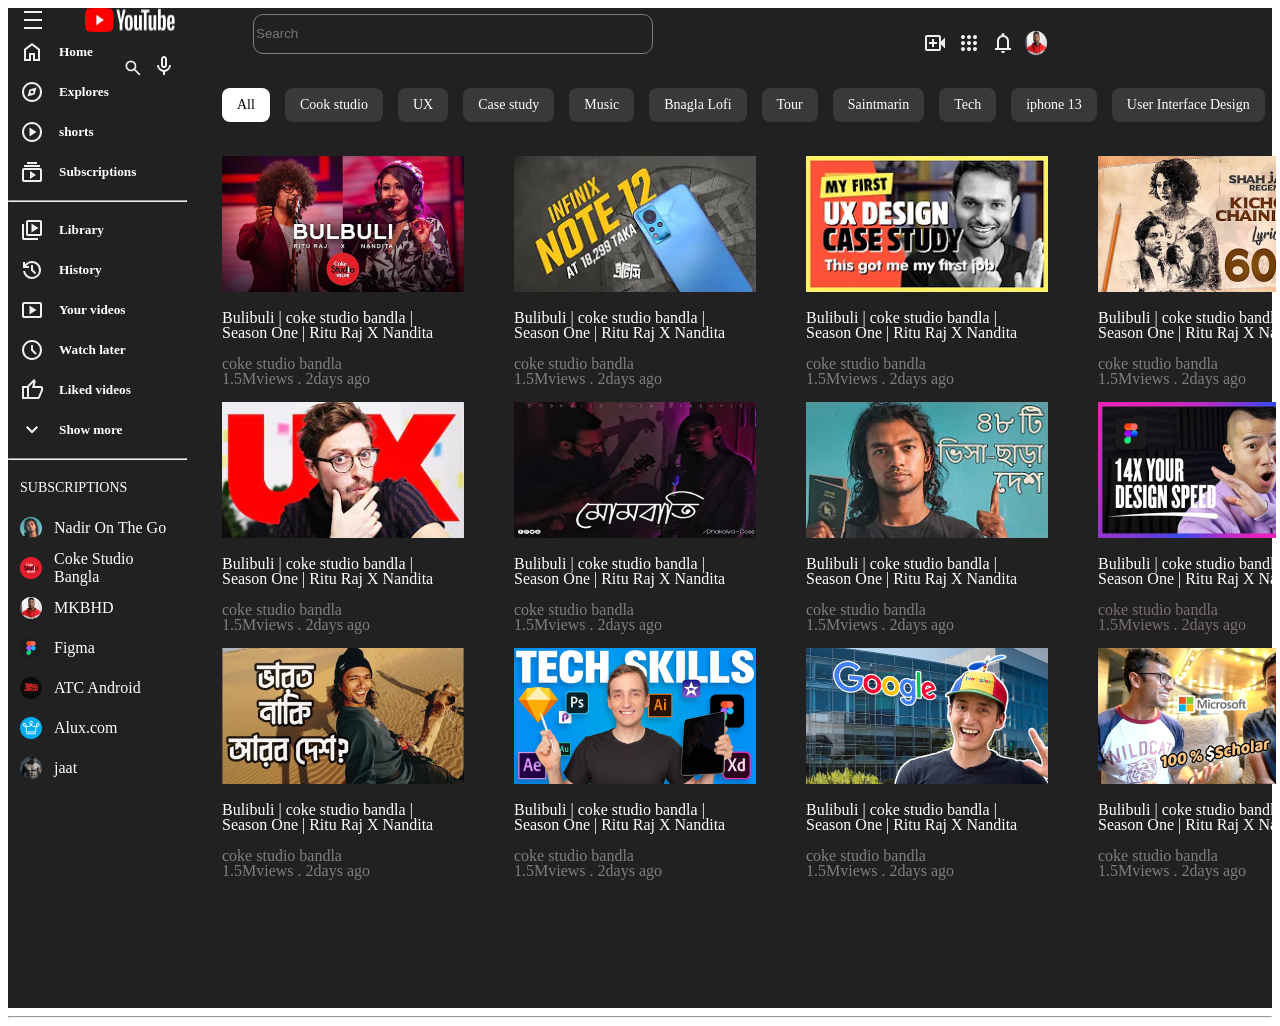
<file: 14 Youtube/youtube.html>
<!DOCTYPE html>
<html lang="en">

<head>
    <meta charset="UTF-8">
    <meta name="viewport" content="width=device-width, initial-scale=1.0">
    <title>Document</title>
    <link rel="stylesheet" href="youtube.css">
</head>

<body>
    <div class="main">
        <div class="left">
            <div class="history1">
                <svg xmlns="http://www.w3.org/2000/svg" height="24px" viewBox="0 -960 960 960" width="24px"
                    fill="#EFEFEF">
                    <path d="M120-120v-80h720v80H120Zm0-320v-80h720v80H120Zm0-320v-80h720v80H120Z" />
                </svg>
                <img src="Youtube logo.png">
            </div>
            <div class="left1">
                <div class="Home">
                    <h5>
                        <svg xmlns="http://www.w3.org/2000/svg" height="24px" viewBox="0 -960 960 960" width="24px"
                            fill="#EFEFEF">
                            <path
                                d="M240-200h120v-240h240v240h120v-360L480-740 240-560v360Zm-80 80v-480l320-240 320 240v480H520v-240h-80v240H160Zm320-350Z" />
                        </svg>Home
                    </h5>
                </div>
                <div class="Home">
                    <h5>
                        <svg xmlns="http://www.w3.org/2000/svg" height="24px" viewBox="0 -960 960 960" width="24px"
                            fill="#EFEFEF">
                            <path
                                d="m300-300 280-80 80-280-280 80-80 280Zm180-120q-25 0-42.5-17.5T420-480q0-25 17.5-42.5T480-540q25 0 42.5 17.5T540-480q0 25-17.5 42.5T480-420Zm0 340q-83 0-156-31.5T197-197q-54-54-85.5-127T80-480q0-83 31.5-156T197-763q54-54 127-85.5T480-880q83 0 156 31.5T763-763q54 54 85.5 127T880-480q0 83-31.5 156T763-197q-54 54-127 85.5T480-80Zm0-80q133 0 226.5-93.5T800-480q0-133-93.5-226.5T480-800q-133 0-226.5 93.5T160-480q0 133 93.5 226.5T480-160Zm0-320Z" />
                        </svg>
                        Explores
                    </h5>
                </div>
                <div class="Home">
                    <h5> <svg xmlns="http://www.w3.org/2000/svg" height="24px" viewBox="0 -960 960 960" width="24px"
                            fill="#EFEFEF">
                            <path
                                d="m380-300 280-180-280-180v360ZM480-80q-83 0-156-31.5T197-197q-54-54-85.5-127T80-480q0-83 31.5-156T197-763q54-54 127-85.5T480-880q83 0 156 31.5T763-763q54 54 85.5 127T880-480q0 83-31.5 156T763-197q-54 54-127 85.5T480-80Zm0-80q134 0 227-93t93-227q0-134-93-227t-227-93q-134 0-227 93t-93 227q0 134 93 227t227 93Zm0-320Z" />
                        </svg> shorts</h5>
                </div>
                <div class="Home">
                    <h5> <svg xmlns="http://www.w3.org/2000/svg" height="24px" viewBox="0 -960 960 960" width="24px"
                            fill="#EFEFEF">
                            <path
                                d="M160-80q-33 0-56.5-23.5T80-160v-400q0-33 23.5-56.5T160-640h640q33 0 56.5 23.5T880-560v400q0 33-23.5 56.5T800-80H160Zm0-80h640v-400H160v400Zm240-40 240-160-240-160v320ZM160-680v-80h640v80H160Zm120-120v-80h400v80H280ZM160-160v-400 400Z" />
                        </svg> Subscriptions</h5>
                </div>
            </div>
            <hr>
            <div class="left2">
                <div class="Home">
                    <h5> <svg xmlns="http://www.w3.org/2000/svg" height="24px" viewBox="0 -960 960 960" width="24px"
                            fill="#EFEFEF">
                            <path
                                d="m460-380 280-180-280-180v360ZM320-240q-33 0-56.5-23.5T240-320v-480q0-33 23.5-56.5T320-880h480q33 0 56.5 23.5T880-800v480q0 33-23.5 56.5T800-240H320Zm0-80h480v-480H320v480ZM160-80q-33 0-56.5-23.5T80-160v-560h80v560h560v80H160Zm160-720v480-480Z" />
                        </svg> Library</h5>
                </div>
                <div class="Home">
                    <h5><svg xmlns="http://www.w3.org/2000/svg" height="24px" viewBox="0 -960 960 960" width="24px"
                            fill="#EFEFEF">
                            <path
                                d="M480-120q-138 0-240.5-91.5T122-440h82q14 104 92.5 172T480-200q117 0 198.5-81.5T760-480q0-117-81.5-198.5T480-760q-69 0-129 32t-101 88h110v80H120v-240h80v94q51-64 124.5-99T480-840q75 0 140.5 28.5t114 77q48.5 48.5 77 114T840-480q0 75-28.5 140.5t-77 114q-48.5 48.5-114 77T480-120Zm112-192L440-464v-216h80v184l128 128-56 56Z" />
                        </svg> History</h5>
                </div>
                <div class="Home">
                    <h5><svg xmlns="http://www.w3.org/2000/svg" height="24px" viewBox="0 -960 960 960" width="24px"
                            fill="#EFEFEF">
                            <path
                                d="m380-300 280-180-280-180v360ZM160-160q-33 0-56.5-23.5T80-240v-480q0-33 23.5-56.5T160-800h640q33 0 56.5 23.5T880-720v480q0 33-23.5 56.5T800-160H160Zm0-80h640v-480H160v480Zm0 0v-480 480Z" />
                        </svg> Your videos</h5>
                </div>
                <div class="Home">
                    <h5> <svg xmlns="http://www.w3.org/2000/svg" height="24px" viewBox="0 -960 960 960" width="24px"
                            fill="#EFEFEF">
                            <path
                                d="m612-292 56-56-148-148v-184h-80v216l172 172ZM480-80q-83 0-156-31.5T197-197q-54-54-85.5-127T80-480q0-83 31.5-156T197-763q54-54 127-85.5T480-880q83 0 156 31.5T763-763q54 54 85.5 127T880-480q0 83-31.5 156T763-197q-54 54-127 85.5T480-80Zm0-400Zm0 320q133 0 226.5-93.5T800-480q0-133-93.5-226.5T480-800q-133 0-226.5 93.5T160-480q0 133 93.5 226.5T480-160Z" />
                        </svg>Watch later</h5>
                </div>
                <div class="Home">
                    <h5> <svg xmlns="http://www.w3.org/2000/svg" height="24px" viewBox="0 -960 960 960" width="24px"
                            fill="#EFEFEF">
                            <path
                                d="M720-120H280v-520l280-280 50 50q7 7 11.5 19t4.5 23v14l-44 174h258q32 0 56 24t24 56v80q0 7-2 15t-4 15L794-168q-9 20-30 34t-44 14Zm-360-80h360l120-280v-80H480l54-220-174 174v406Zm0-406v406-406Zm-80-34v80H160v360h120v80H80v-520h200Z" />
                        </svg>Liked videos</h5>
                </div>
                <div class="Home">
                    <h5> <svg xmlns="http://www.w3.org/2000/svg" height="24px" viewBox="0 -960 960 960" width="24px"
                            fill="#EFEFEF">
                            <path d="M480-344 240-584l56-56 184 184 184-184 56 56-240 240Z" />
                        </svg>Show more</h5>
                </div>
            </div>
            <hr>
            <div class="left3">
                <p style="color: white;">SUBSCRIPTIONS</p>
                <div class="Home">
                    <img src="Ellipse 1.png">
                    <p class="p">Nadir On The Go</p>
                </div>
                <div class="Home">
                    <img src="Ellipse 1 (1).png">
                    <p class="p">Coke Studio Bangla</p>
                </div>
                <div class="Home">
                    <img src="Ellipse 1 (2).png">
                    <p class="p">MKBHD</p>
                </div>
                <div class="Home">
                    <img src="Ellipse 1 (3).png">
                    <p class="p">Figma</p>
                </div>
                <div class="Home">
                    <img src="Ellipse 1 (4).png">
                    <p class="p">ATC Android </p>
                </div>
                <div class="Home">
                    <img src="Ellipse 1 (5).png">
                    <p class="p">Alux.com</p>
                </div>
                <div class="Home">
                    <img src="Ellipse 1 (6).png">
                    <p class="p">jaat</p>
                </div>
            </div>
              </div>

        </div>
        <div class="uper">
            <div class="f1">
                <input class="search" type="search" placeholder="Search " >
                <svg class="aas" xmlns="http://www.w3.org/2000/svg" height="20px" viewBox="0 -960 960 960" width="30px"
                    fill="#EFEFEF">
                    <path
                        d="M784-120 532-372q-30 24-69 38t-83 14q-109 0-184.5-75.5T120-580q0-109 75.5-184.5T380-840q109 0 184.5 75.5T640-580q0 44-14 83t-38 69l252 252-56 56ZM380-400q75 0 127.5-52.5T560-580q0-75-52.5-127.5T380-760q-75 0-127.5 52.5T200-580q0 75 52.5 127.5T380-400Z" />
                </svg>
                <svg class="aa" xmlns="http://www.w3.org/2000/svg" height="24px" viewBox="0 -960 960 960" width="24px"
                    fill="#EFEFEF">
                    <path
                        d="M395-435q-35-35-35-85v-240q0-50 35-85t85-35q50 0 85 35t35 85v240q0 50-35 85t-85 35q-50 0-85-35Zm85-205Zm-40 520v-123q-104-14-172-93t-68-184h80q0 83 58.5 141.5T480-320q83 0 141.5-58.5T680-520h80q0 105-68 184t-172 93v123h-80Zm68.5-371.5Q520-503 520-520v-240q0-17-11.5-28.5T480-800q-17 0-28.5 11.5T440-760v240q0 17 11.5 28.5T480-480q17 0 28.5-11.5Z" />
                </svg>
            </div>
            <div class="f2">
                <svg xmlns="http://www.w3.org/2000/svg" height="24px" viewBox="0 -960 960 960" width="24px"
                    fill="#EFEFEF">
                    <path
                        d="M360-320h80v-120h120v-80H440v-120h-80v120H240v80h120v120ZM160-160q-33 0-56.5-23.5T80-240v-480q0-33 23.5-56.5T160-800h480q33 0 56.5 23.5T720-720v180l160-160v440L720-420v180q0 33-23.5 56.5T640-160H160Zm0-80h480v-480H160v480Zm0 0v-480 480Z" />
                </svg>

                <svg xmlns="http://www.w3.org/2000/svg" height="24px" viewBox="0 -960 960 960" width="24px"
                    fill="#EFEFEF">
                    <path
                        d="M183.5-183.5Q160-207 160-240t23.5-56.5Q207-320 240-320t56.5 23.5Q320-273 320-240t-23.5 56.5Q273-160 240-160t-56.5-23.5Zm240 0Q400-207 400-240t23.5-56.5Q447-320 480-320t56.5 23.5Q560-273 560-240t-23.5 56.5Q513-160 480-160t-56.5-23.5Zm240 0Q640-207 640-240t23.5-56.5Q687-320 720-320t56.5 23.5Q800-273 800-240t-23.5 56.5Q753-160 720-160t-56.5-23.5Zm-480-240Q160-447 160-480t23.5-56.5Q207-560 240-560t56.5 23.5Q320-513 320-480t-23.5 56.5Q273-400 240-400t-56.5-23.5Zm240 0Q400-447 400-480t23.5-56.5Q447-560 480-560t56.5 23.5Q560-513 560-480t-23.5 56.5Q513-400 480-400t-56.5-23.5Zm240 0Q640-447 640-480t23.5-56.5Q687-560 720-560t56.5 23.5Q800-513 800-480t-23.5 56.5Q753-400 720-400t-56.5-23.5Zm-480-240Q160-687 160-720t23.5-56.5Q207-800 240-800t56.5 23.5Q320-753 320-720t-23.5 56.5Q273-640 240-640t-56.5-23.5Zm240 0Q400-687 400-720t23.5-56.5Q447-800 480-800t56.5 23.5Q560-753 560-720t-23.5 56.5Q513-640 480-640t-56.5-23.5Zm240 0Q640-687 640-720t23.5-56.5Q687-800 720-800t56.5 23.5Q800-753 800-720t-23.5 56.5Q753-640 720-640t-56.5-23.5Z" />
                </svg>

                <svg xmlns="http://www.w3.org/2000/svg" height="24px" viewBox="0 -960 960 960" width="24px"
                    fill="#EFEFEF">
                    <path
                        d="M160-200v-80h80v-280q0-83 50-147.5T420-792v-28q0-25 17.5-42.5T480-880q25 0 42.5 17.5T540-820v28q80 20 130 84.5T720-560v280h80v80H160Zm320-300Zm0 420q-33 0-56.5-23.5T400-160h160q0 33-23.5 56.5T480-80ZM320-280h320v-280q0-66-47-113t-113-47q-66 0-113 47t-47 113v280Z" />
                </svg>
                <img src="Ellipse 1 (2).png">
            </div>
            <hr>
      </div>
      <div class="upper">
        <div class="as">All</div>
        <div class="btn">Cook studio</div>
        <div class="btn">UX</div>
        <div class="btn">Case study</div>
        <div class="btn">Music</div>
        <div class="btn">Bnagla Lofi</div>
        <div class="btn">Tour</div>
        <div class="btn">Saintmarin</div>
        <div class="btn">Tech</div>
        <div class="btn">iphone 13</div>
        <div class="btn">User Interface Design</div>
        <div class="btn">Computer</div>
       
      </div>
      <hr>
      <div class="video">
        <div class="ff1">
            <div><img src="Thumbnail-8.png"> <p>Bulibuli | coke studio bandla | <br> Season One | Ritu Raj X Nandita</p><p class="pp"style="color: rgb(130, 125, 125);">coke studio bandla <br>1.5Mviews . 2days ago</p></div>
            <div><img src="Thumbnail-9.png"><p>Bulibuli | coke studio bandla | <br> Season One | Ritu Raj X Nandita</p><p class="pp"style="color: rgb(130, 125, 125);">coke studio bandla <br>1.5Mviews . 2days ago</p></div>
            <div> <img src="Thumbnail-10.png"><p>Bulibuli | coke studio bandla | <br> Season One | Ritu Raj X Nandita</p><p class="pp"style="color: rgb(130, 125, 125);">coke studio bandla <br>1.5Mviews . 2days ago</p></div>
            <div><img src="Thumbnail-11.png"><p>Bulibuli | coke studio bandla | <br> Season One | Ritu Raj X Nandita</p><p class="pp" style="color: rgb(130, 125, 125);">coke studio bandla <br>1.5Mviews . 2days ago</p></div>
        </div>
          <div class="ff1">
            <div><img src="Thumbnail-4.png"> <p>Bulibuli | coke studio bandla | <br> Season One | Ritu Raj X Nandita</p><p class="pp"style="color: rgb(130, 125, 125);">coke studio bandla <br>1.5Mviews . 2days ago</p></div>
            <div><img src="Thumbnail-5.png"><p>Bulibuli | coke studio bandla | <br> Season One | Ritu Raj X Nandita</p><p class="pp"style="color: rgb(130, 125, 125);">coke studio bandla <br>1.5Mviews . 2days ago</p></div>
            <div> <img src="Thumbnail-6.png"><p>Bulibuli | coke studio bandla | <br> Season One | Ritu Raj X Nandita</p><p class="pp"style="color: rgb(130, 125, 125);">coke studio bandla <br>1.5Mviews . 2days ago</p></div>
            <div><img src="Thumbnail-7.png"><p>Bulibuli | coke studio bandla | <br> Season One | Ritu Raj X Nandita</p><p class="pp" style="color: rgb(123, 111, 111);">coke studio bandla <br>1.5Mviews . 2days ago</p></div>
        </div>
         <div class="ff1">
            <div><img src="Thumbnail.png"> <p>Bulibuli | coke studio bandla | <br> Season One | Ritu Raj X Nandita</p><p class="pp"style="color: rgb(130, 125, 125);">coke studio bandla <br>1.5Mviews . 2days ago</p></div>
            <div><img src="Thumbnail-1.png"><p>Bulibuli | coke studio bandla | <br> Season One | Ritu Raj X Nandita</p><p class="pp"style="color: rgb(130, 125, 125);">coke studio bandla <br>1.5Mviews . 2days ago</p></div>
            <div> <img src="Thumbnail-2.png"><p>Bulibuli | coke studio bandla | <br> Season One | Ritu Raj X Nandita</p><p class="pp"style="color: rgb(130, 125, 125);">coke studio bandla <br>1.5Mviews . 2days ago</p></div>
            <div><img src="Thumbnail-3.png"><p>Bulibuli | coke studio bandla | <br> Season One | Ritu Raj X Nandita</p><p class="pp" style="color: rgb(130, 125, 125);">coke studio bandla <br>1.5Mviews . 2days ago</p></div>
        </div>
      </div>
    </div>
</body>

</html>
</file>
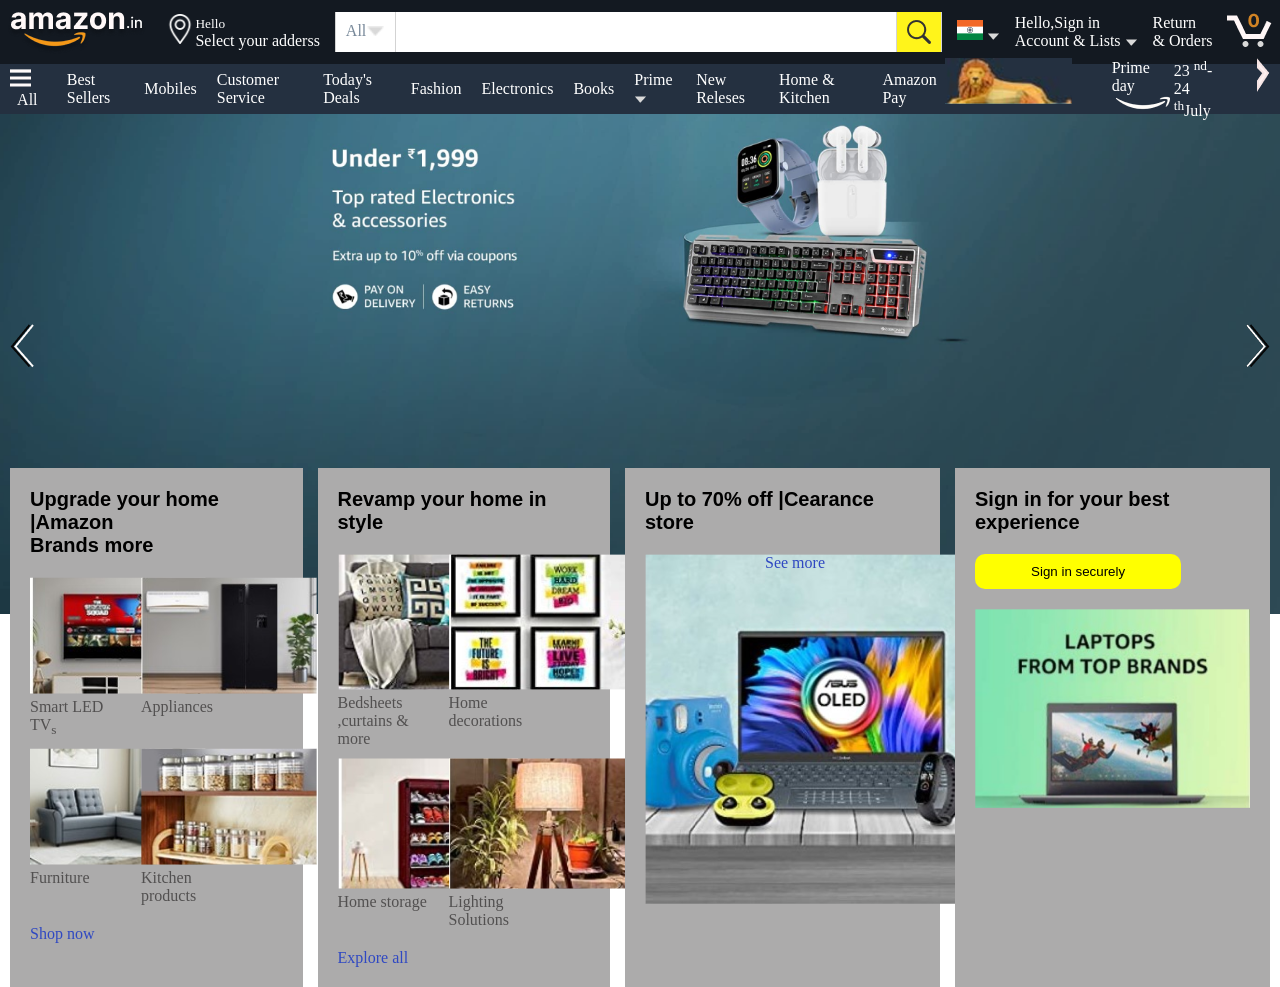
<file: 15 amazon/amazon.html>
<!DOCTYPE html>
<html lang="en">

<head>
    <meta charset="UTF-8">
    <meta name="viewport" content="width=device-width, initial-scale=1.0">
    <title>Document</title>
    <link rel="stylesheet" href="amazon.css">
</head>

<body>
    <div class="amazonmain">
        <header>
            <div class="headersection">
                <div class="logo">
                    <img src="logo (1).png" alt="">

                </div>
                <div class="headerlocation">
                    <img src="location (1).png" style="height: 30px;" alt="">
                    <p style="color: white;"><small>Hello</small> <br>Select your adderss</p>
                </div>
                <div class="inputbar">
                    <div class="inputleft">
                        <p style="color: lightslategrey;">All</p>
                        <img src="down arrow (1).png" alt="" style="height: 10px;">
                    </div>
                    <input type="search" name="search" id="search">
                    <div class="inputright">
                        <img src="search icon (1).png" alt="">

                    </div>
                </div>
                <div class="indiaflag">
                    <img src="indian flag.png" alt="">
                    <img src="down arrow (1).png" alt="">
                </div>
                <div class="signabr">
                    <p>Hello,Sign in <br>Account & Lists <img src="down arrow (1).png" alt=""></p>
                </div>
                <div class="orderbar">
                    <p>Return <br>& Orders</p>
                </div>
                <div class="cart"><img src="cart icon (1).png" alt=""></div>
            </div>
            <nav>
                <div class="navlinks">
                    <ul>
                        <li class="links"><a href=""><img src="ham burger icon (1).png" alt="">&nbsp;&nbsp;All</a>
                        </li>
                        <li class="links"><a href="">Best Sellers</a></li>
                        <li class="links"><a href="">Mobiles</a></li>
                        <li class="links"><a href="">Customer Service</a></li>
                        <li class="links"><a href="">Today's Deals</a></li>
                        <li class="links"><a href="">Fashion</a></li>
                        <li class="links"><a href="">Electronics</a></li>
                        <li class="links"><a href="">Books</a></li>
                        <li class="links"><a href="">Prime <img src="down arrow (1).png" alt=""></a></li>
                        <li class="links"><a href="">New Releses</a></li>
                        <li class="links"><a href="">Home & Kitchen</a></li>
                        <li class="links"><a href="">Amazon Pay</a></li>
                    </ul>
                </div>
                <div class="hotbar">
                    <div class="lion">
                        <img src="lion (1).png" alt="">
                    </div>
                    <div class="hotbardetail">
                        <div>
                            <p>Prime day</p>
                            <img src="amazon design (1).png" alt="">
                        </div>
                        <p>23 <sup>nd</sup>-24 <sup>th</sup>July</p>
                    </div>
                    <div class="tophotright">
                        <img src="top bar right (1).png" alt="">
                    </div>
                </div>
            </nav>

        </header>

        <main>
            <div class="scrole">
                <img src="left arrow.png" alt="">
                <img src="right arrow (1).png" alt="">
            </div>
            <div class="cardsmain">
                <div class="cards">
                    <div class="cardheading">
                        <p>Upgrade your home |Amazon <br>Brands more</p>
                    </div>
                    <div class="carditems">
                        <div class="items">
                            <img src="image 17 (1).png" alt="">
                            <p>Smart LED TV<sub>s</sub></p>
                        </div>
                        <div class="items"><img src="image 18 (1).png" alt="">
                            <p>Appliances</p>
                        </div>
                        <div class="items"><img src="image 20.png" alt="">
                            <p>Furniture</p>
                        </div>
                        <div class="items"><img src="image 19.png" alt="">
                            <p>Kitchen products</p>
                        </div>
                    </div>
                    <div class="cardfooteer">
                        <p>Shop now</p>
                    </div>
                </div>

                <div class="cards">
                    <div class="cardheading">
                        <p>Revamp your home in style</p>
                    </div>
                    <div class="carditems">
                        <div class="items">
                            <img src="image 25.png" alt="">
                            <p>Bedsheets ,curtains & <br> more</p>
                        </div>
                        <div class="items"><img src="image 24.png" alt="">
                            <p>Home decorations</p>
                        </div>
                        <div class="items"><img src="image 22.png" alt="">
                            <p>Home storage</p>
                        </div>
                        <div class="items"><img src="image 21.png" alt="">
                            <p>Lighting Solutions</p>
                        </div>
                    </div>
                    <div class="cardfooteer">
                        <p>Explore all</p>
                    </div>
                </div>
                <div class="cards">
                    <div class="cardheading">
                        <p>Up to 70% off |Cearance store</p>
                    </div>
                    <div class="carditems">
                        <div class="items">
                            <img src="image 26.png" alt="">

                        </div>
                        <div class="cardfooteer">
                            <p>See more</p>
                        </div>
                    </div>
                </div>
                <div class="cards">
                    <div class="cardheading">
                        <p>Sign in for your best experience</p>
                    </div>
                    <button class="cardbtn">Sign in securely</button>
                    <img src="image 28.png" alt="">

                </div>


            </div>

        </main>

    </div>
</body>

</html>
</file>
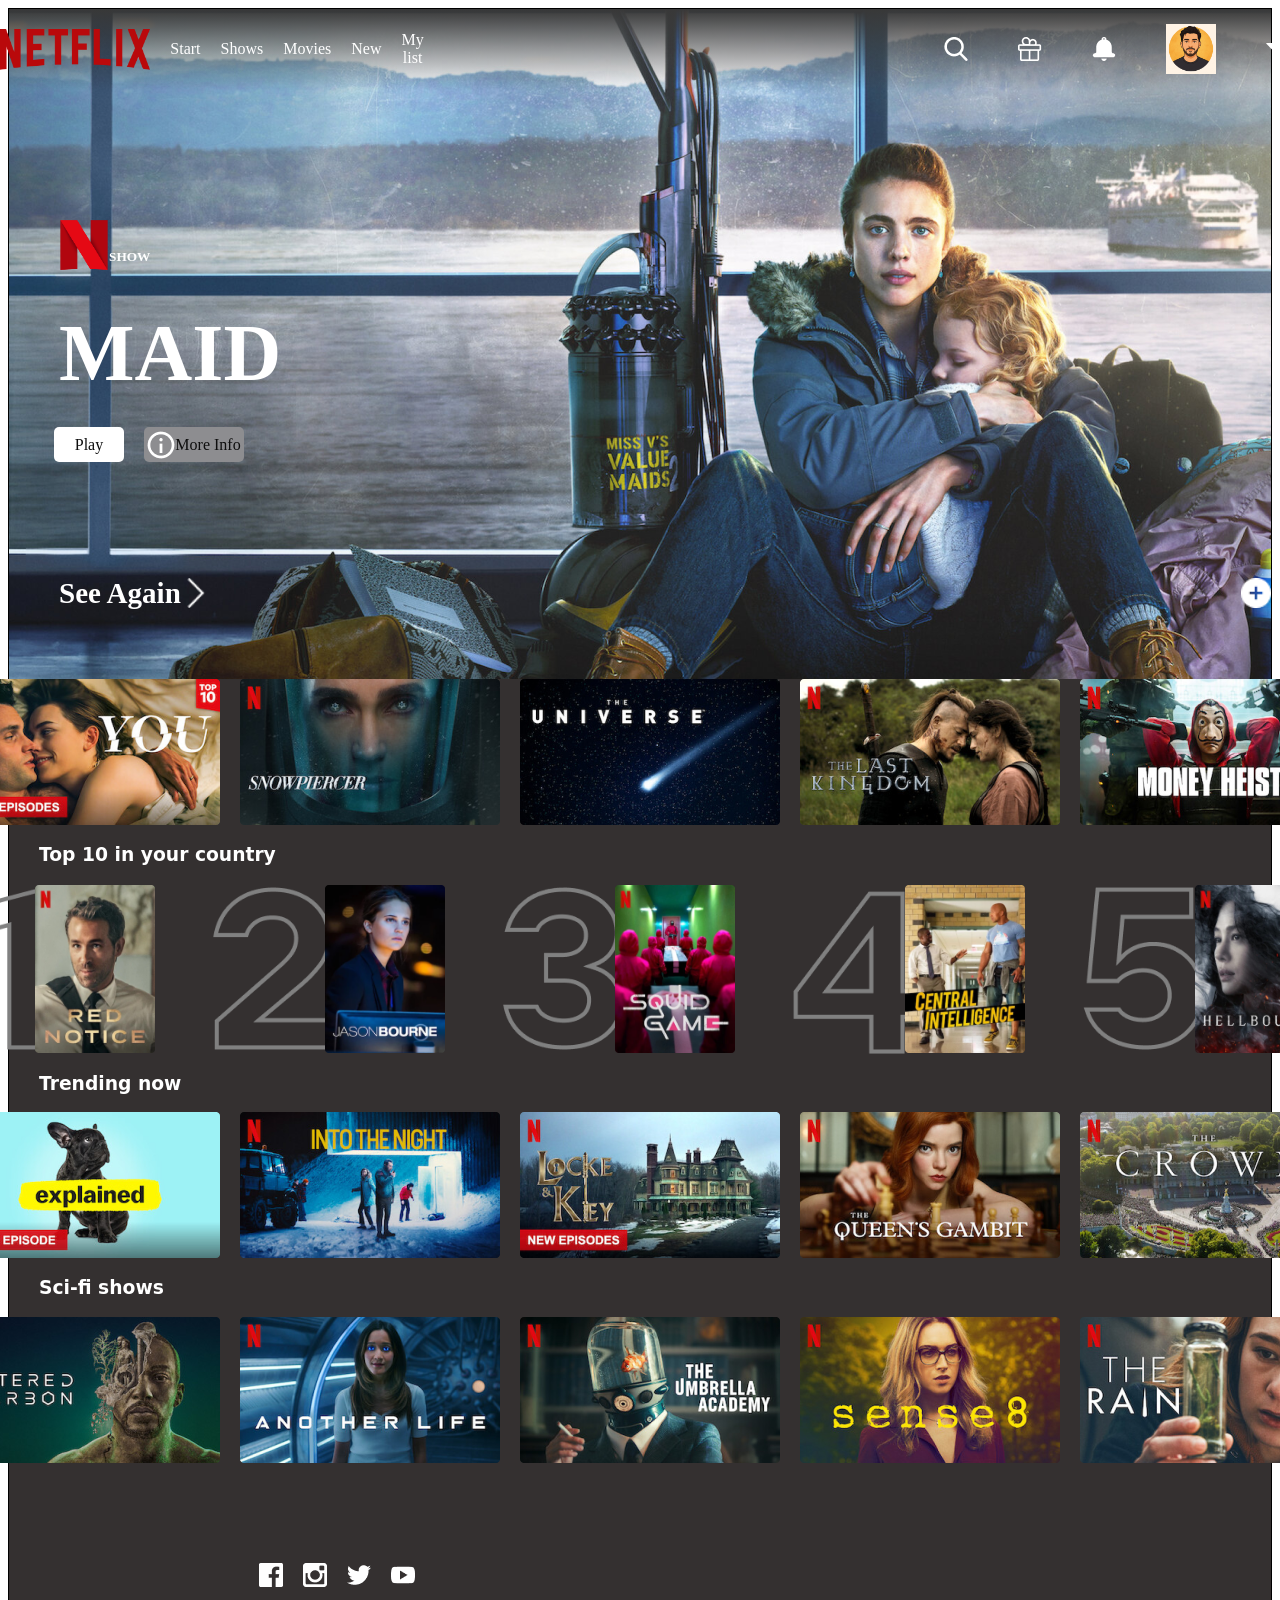
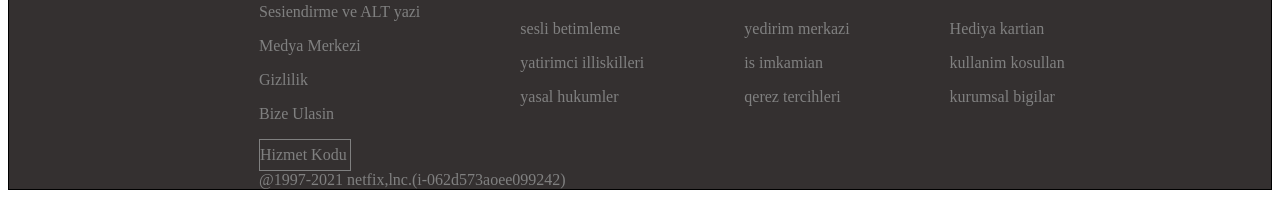
<file: 15.assignment/netfix.html>
<!DOCTYPE html>
<html lang="en">
<head>
    <meta charset="UTF-8">
    <meta name="viewport" content="width=device-width, initial-scale=1.0">
    <title>Document</title>
    <link rel="stylesheet" href="netfix.css">
</head>
<body>
    <div class="main">
        <div class="aktop">
        <div class="nav">
            <div class="nav1">
            <img src="assets/NetflixLogoSvg.png" alt="" width="150px">
            <a class="aa" href="#">Start</a>
            <a class="aa" href="#">Shows</a>
            <a class="aa" href="#">Movies</a>
            <a class="aa" href="#">New</a>
            <a  class="aa" href="#">My list</a>
            </div>
            <div class="nav2">
                <img src="assets/Search.png" alt="">
                <img src="assets/GiftBox.png" alt="">
                <img src="assets/NotificationBell.png" alt="">
                <img src="assets/profile.jpg" alt="" height="50px">
                <img src="assets/DownArrow.png" alt="">
            </div>
        </div>
        <div class="middle">
            <div class="middle1">
            <img src="assets/Netflix_Symbol_RGB 1.png" width="50px" height="50px"><h5>SHOW</h5>
            </div>
            <h1 class="h11">MAID</h1>


            <div class="both">
            <div class="img1">
           <p>Play</p>
            </div>
            <div class="img2">
            <img src="assets/Vector.png"><p>More Info</p>
            </div>
            </div>
        </div>
        <div class="lower">
            <div class="lower1">
            <h5>See Again</h5><img src="assets/ArrowRight.png" width="30px" height="30px" ></div>
            <img src="assets/Add.png" width="30px" height="30px">
        </div>
        </div>
        


        <div class="black">
        <div class="images">
            <img src="assets/section 1.1.png">
            <img src="assets/section 1.2.png">
            <img src="assets/section 1.3.png">
            <img src="assets/section 1.4.png">
            <img src="assets/section 1.5.png">
        </div>
          <div class="h12">
            <h3>Top 10 in your country </h3>
          </div>
          <div class="image">
            <div class="with">
                <img src="assets/Rank - 01.png" width="120px">
                <img src="assets/section 2.1.png" width="120px">
            </div>
            <div class="with">
                <img src="assets/Rank - 02.png" width="120px">
                <img src="assets/section 2.2.png" width="120px">
            </div>
            <div class="with"> 
              <img src="assets/Rank - 03.png" width="120px">
                <img src="assets/section 2.3.png" width="120px">
            </div>
            <div class="with">
                <img src="assets/Rank - 04.png" width="120px">
                <img src="assets/section 2.4.png" width="120px">
            </div>
            <div class="with">
                <img src="assets/Rank - 05.png" width="120px">
                <img src="assets/section 2.5.png" width="120px">
            </div>
            
          </div>
            <div class="h12">
            <h3>Trending now </h3>
          </div>
          <div class="imagess">
            <img src="assets/section 3.1.png">
            <img src="assets/section 3.2.png">
            <img src="assets/section 3.3.png">
            <img src="assets/section 3.4.png">
            <img src="assets/section 3.5.png">
          </div>
             <div class="h12">
            <h3>Sci-fi shows </h3>
          </div>
          <div class="imagess">
            <img src="assets/section 4.1.png">
            <img src="assets/section 4.2.png">
            <img src="assets/section 4.3.png">
            <img src="assets/section 4.4.png">
            <img src="assets/section 4.5.png">
          </div>
        


        <div class="footer">
          <img src="assets/facebook.png" alt="">
          <img src="assets/instagram.png" alt="">
          <img src="assets/twitter.png" alt="">
          <img src="assets/youtube.png" alt="">
        </div>
        <div class="paragraph">
            <div class="p1">
            <p>Sesiendirme ve ALT yazi</p>
            <p>Medya Merkezi</p>
            <p>Gizlilik</p>
            <p>Bize Ulasin</p>
            </div>
            <div class="p2">
            <p>sesli betimleme</p>
            <p>yatirimci illiskilleri</p>
            <p>yasal hukumler</p>
            
            </div>
            <div class="p3">
            <p>yedirim merkazi</p>
            <p>is imkamian</p>
            <p>qerez tercihleri</p>
            </div>
            <div class="p4">
            <p>Hediya kartian</p>
            <p>kullanim kosullan</p>
            <p>kurumsal bigilar</p>
            </div>
        </div>
        <div class="btn">
            Hizmet Kodu
        </div>
        <div class="path">@1997-2021 netfix,lnc.(i-062d573aoee099242)</div>
        </div>
    </div>
</body>
</html>
</file>
<file: 01navigation/index.css>
* {
  box-sizing: border-box;
}

.navbar {
  display: flex;
  width: 100%;
  height: 80px;
  padding: 0 30px;
  /* background: #e7a8a8; */
  color: rgb(205, 29, 29);
  justify-content: space-between;
  align-items: center;
  box-shadow: 0px 0px 10px;
}

.logo {
  font-size: 24px;
  font-weight: bold;
  /* border: 2px solid; */
  /* border-radius: 50%; */
}

.nav-links {
  display: flex;
  list-style: disc;
  padding: 0;
  margin: 0;
  gap: 25px;
  justify-content: center;
}
.a{
    color: blue;
}
.nav-links li {
  display: block;
}

.auth-buttons {
  display: flex;
  gap: 10px;
  justify-content: center;

}

button {
  padding: 10px 18px;
}
.p{
    /* background: blue; */
    /* border: none; */
}
.ss{
    /* margin-top: 20px; */
}
</file>
<file: 02calculator/calculeter.css>
.main{
    background: #1C1C1C;
    width: 500px;
    height: 700px;
    box-shadow: 0px 0px 10px;
    display: flex;
    flex-direction: column;
    position: relative;
    left: 30vw;
    
    
}
.number{
    color: aliceblue;
    font-size: 40px;
    display: flex;
   margin-left: 270px;
   margin-top: -30px;
}
.first{
    /* border: 2px solid white; */
    width: 150px;
    height: 100%;
    display: flex;
    flex-direction: column;
    gap: 15px;
    margin-top: -40px;
    margin-left: 20px;

}
.u{
   width: 180px;
   height: 80px;
   border: none;
    background: #505050;
    color: antiquewhite;
    align-items: center;
    display: flex;
    justify-content: center;
    border-radius: 40px;
    font-size: 20px;


}
.aas{
    /* border: 2px solid red; */
    height: 80px;
    border-radius: 50%;
    font-size: 2vw;
    width: 80px;
    background: #505050;
    color: antiquewhite;
    align-items: center;
    display: flex;
    justify-content: center;
}
.second{
       /* border: 2px solid white; */
    width: 150px;
    height: 100%;
    display: flex;
    flex-direction: column;
    gap: 15px;
    margin-top: -570px;
    margin-left: 130px;
}
.aap{
        /* border: 2px solid red; */
    height: 80px;
    border-radius: 50%;
    font-size: 2vw;
    width: 80px;
    background: #505050;
    color: antiquewhite;
    align-items: center;
    display: flex;
    justify-content: center;
}
.third{
         /* border: 2px solid white; */
    width: 150px;
    height: 100%;
    display: flex;
    flex-direction: column;
    gap: 15px;
    margin-top: -570px;
    margin-left: 240px;
}
.aa{
         /* border: 2px solid red; */
    height: 80px;
    font-size: 2vw;
    border-radius: 50%;
    width: 80px;
    background: #505050;
    color: antiquewhite;
    align-items: center;
    display: flex;
    justify-content: center;
}
.fourth{
             /* border: 2px solid white; */
    width: 150px;
    height: 100%;
    display: flex;
    flex-direction: column;
    gap: 15px;
    margin-top: -570px;
    margin-left: 350px;
}
.y{
          /* border: 2px solid red; */
    height: 80px;
    border-radius: 50%;
    font-size: 2vw;
    width: 80px;
    background: #FF9500;
    color: antiquewhite;
    align-items: center;
    display: flex;
    justify-content: center;
}
.aape{
            /* border: 2px solid red; */
    height: 80px;
    border-radius: 50%;
    width: 80px;
    background:#A2A2A2;
    color: antiquewhite;
    align-items: center;
    display: flex;
    justify-content: center;
}
</file>
<file: 04.assignment/dashboard.css>
.dashboard {
  display: flex;
  width: 1000px;
  height: 400px;
  flex-direction: row;
  gap: 15px;
  align-items: stretch;
}

.sidebar {
  flex: 0 0 200px;
  width: 200px;
  background: #ddd;
}

.main-content {
  flex: 1 1 0;
  width: 200px;
  background: #e8f0ff;
  min-width: 0;
  flex-shrink: 3;
}

.activity-panel {
  flex: 0 1 250px;
  width: 250px;
  background: #eee;
  align-self: auto;
}

.dashboard > * {
  padding: 15px;
}
</file>
<file: 05.assignment/images.css>
.team {
  display: flex;
  flex-flow: row wrap;
  width: 100%;
  gap: 20px;
  justify-content: space-between;
  align-items: center;
}

.member {
  flex: 0 0 280px;
  min-width: 280px;
  padding: 20px;
  border: 1px solid #999;
  background: #f5f5f5;
}

.member:nth-child(3) {
  order: 4;
}

.member:nth-child(1) {
  order: 1;
}

.member:nth-child(2) {
  order: 2;
}

.member:nth-child(4) {
  order: 3;
}
</file>
<file: 06.assignment/content.css>
* {
  box-sizing: border-box;
}

html,
body {
  margin: 0;
  min-height: 100%;
}

.app {
  display: flex;
  min-height: 100vh;
  flex-direction: column;
}

.header {
  display: flex;
  flex-direction: row;
  justify-content: space-between;
  align-items: center;
  padding: 20px;
  background: #222;
  color: white;
  gap:20px ;
}

nav {
  display: flex;
  gap: 40px;
  align-items: center;
  
  text-decoration: none;
}

.header nav a {
  color: white;
}

.main {
  display: flex;
  flex-direction: row;
  flex-grow: 1;
  gap: 20px;
  padding: 20px;
}

.sidebar {
  flex: 0 0 250px;
  align-self: stretch;
  padding: 15px;
  background: #eee;
}

.content {
  flex: 1  ;
  padding: 15px;
  background: #ebe8e8;
}

.footer {
  display: flex;
  justify-content: center;
  align-items: center;
  padding: 15px;
  background: #222;
  color: white;
}
</file>
<file: 07sudoku/sudoku.css>
.sudoku{
    /* border: 2px solid black; */
    width: 300px;
    height: 298px;
    
}
.main{
    display: flex;
    justify-content: center;
   margin-top: 100px;
   gap: 200px;


}
.table tr td{
    border: 1px solid #C5C5C5;
    width: 32px;
    height: 29px;
    flex-direction: column;
    font-size: 20px;
    border-collapse: collapse;
  
}
.table{
    border-collapse: collapse;
   
}
.a{
    text-align: center;
}
.c{
    
    background: #A9D8B8;
}
.c{
    border: 2px solid black;
}

.table td.c{
    border: 2px solid black;
}
.name{
    display: flex;
    justify-content: center;
    gap: 350px;
}
</file>
<file: 08Ludo/ludo.css>
*{
    /* border:solid */
}
.main{
    /* border: 2px solid; */
    width: 500px;
    height: 500px;
    left: 30vw;
    top: 10vh;
    position: relative;
    align-items: center;
}
.red{
    border: 15px solid red;
    width: 110px;
    height: 105px;
}
.r{
border: 2px solid red;
height: 15px;
width: 15px;
border-radius: 50%;
}
.r2{
    display: flex;
    align-items: center;
    justify-content: center;
    gap: 25px;
    margin-top: 10px;
}
.r3{
    display: flex;
    justify-content: center;
    gap: 25px;
}
.green{
    border: 15px solid green;
    width: 110px;
    height: 105px;
}
.g{
border: 2px solid green;
height: 15px;
width: 15px;
border-radius: 50%;
}
.g2{
    display: flex;
    align-items: center;
    justify-content: center;
    gap: 25px;
    margin-top: 10px;
}
.g3{
    display: flex;
    justify-content: center;
    gap: 25px;
}
.upper{
    display: flex;
    justify-content: center;
     gap: 0px;
}


.blue{
    border: 15px solid blue;
    width: 110px;
    height: 105px;
}
.b{
border: 2px solid blue;
height: 15px;
width: 15px;
border-radius: 50%;
}
.b2{
    display: flex;
    align-items: center;
    justify-content: center;
    gap: 25px;
    margin-top: 10px;
}
.b3{
    display: flex;
    justify-content: center;
    gap: 25px;
}

.yellow{
    border: 15px solid yellow;
    width: 110px;
    height: 105px;
}
.y{
border: 2px solid yellow;
height: 15px;
width: 15px;
border-radius: 50%;
}
.y2{
    display: flex;
    align-items: center;
    justify-content: center;
    gap: 25px;
    margin-top: 10px;
}
.y3{
    display: flex;
    justify-content: center;
    gap: 25px;
}
.lower{
       display: flex;
    justify-content: center;
     gap: 0px;
     margin-top: 0px;
}
 table tr td{
    border:1px solid black;
    width: 20px;
    height: 18.2px;
    /* display: block; */
    flex-direction: column;
    /* border-collapse: collapse; */
}
table{
    border-collapse: collapse;
}
.rgg{
    background: #008002;
}
.rb.tbb td{
      border:1px solid black;
    width: 20px;
    height: 18.5px;
    /* display: block; */
    flex-direction: column;
    
}
.rb{
    /* margin-left: 78px; */
}
.rbga{
    background: red;
}
.rygg{
    background: #008002;
}
.ryb.tybb td{
      border:1px solid black;
    width: 20px;
    height: 18.5px;
    /* display: block; */
    flex-direction: column;
    
}
.ryb{
    /* margin-left: 78px; */
}
.rybga{
    background: yellow;
}
.middle{
    display: flex;
    justify-content: center;
    gap:5vw;
}


 table tr td{
    border:1px solid black;
    width: 20px;
    height: 18.2px;
    /* display: block; */
    flex-direction: column;
    /* border-collapse: collapse; */
}
table{
    border-collapse: collapse;
}
.rxgg{
    background: blue;
}
.rxb.tbb td{
      border:1px solid black;
    width: 20px;
    height: 18.5px;
    /* display: block; */
    flex-direction: column;
    
}
.rxb{
    /* margin-left: 78px; */
}
.rxbga{
    background: red;
}




.div2{
    border:solid 0.5px;
    height:5vw;
    width:5vw;
    position:relative;
    bottom:20.3vw;
    left:44.8vw;
    /* display:flex; */
}
.trangle1{
    border:solid 0.5px;
  height:5vw;
  position:absolute;
    width:5vw;
    background-color:#008002;
    clip-path: polygon(0% 0%, 50% 50%, 100% 0%)  
}
.trangle2{
  border:solid 0.5px black;
  height:5vw;
    width:5vw;
    position:absolute;
    background-color:#FF0000;
    clip-path: polygon(0% 0%, 50% 50%, 0% 100%)  
}
.trangle3{
  border:solid 0.5px;       
  height:5vw;
  position:absolute;
    width:5vw;
    background-color:#FFFF00;
    clip-path: polygon(100% 0%, 50% 50%, 100% 100%)
}
.trangle4{
  border:solid 1px black;
  height:5vw;
  position:absolute;
    width:5vw;
    background-color:#0000FF;
    clip-path: polygon(0% 100%, 50% 50%, 100% 100%)  
}
</file>
<file: 11 website/link.css>
.main{
    width: 1400px;
    height: 1800px;
    box-shadow: 0px 0px 10px;
    position: relative;
}
.nav{
    display: flex;
    justify-content: center;
    gap: 94px;
}
.navbar{
display: flex;
justify-content: space-around;
height: 300px;
background-image: url(kw-background.png);
background-size: cover;
background-repeat: no-repeat;
}
.h{
    color: aliceblue;
    margin-left: -70px;
    font-size: 45px;

}
.h5a{
    color: aliceblue;
    margin-left: -70px;
    font-size: 20px;
}
.first{
    display: flex;
    justify-content: center;
    gap: 35px;
}
.t{
    margin-left: 40px;
}
.f1{
    width: 180px;
    height: auto;
    margin-left: 20px;
    line-height: 1px; 
}
.m{
    display: flex;  
    justify-content: center;
    width: 100%;
    margin-top: -15px; 
}
button{
    width: 80px;
    height: 30px;
    background-color: rgb(111, 111, 196);
    border: none;
    border-radius: 5px;
    color: white;
    font-size: 19px;
}
.second{
    display: flex;
    justify-content: center;
    gap: 160px;
}
.f2{
    width: 180px;
    height: auto;
    margin-left: 20px;
    line-height: 1px; 
}
.third{
    display: flex;
    justify-content: center;
    gap: 160px;
}
.f3{
    width: 180px;
    height: auto;
    margin-left: 20px;
    line-height: 1px; 
}


@media (min-width: 480px) {
    .h{
    color: aliceblue;
    margin-left: -70px;
    font-size: 45px;
    flex-wrap: wrap;
  

}
.h5a{
    color: aliceblue;
    margin-left: -70px;
    font-size: 20px;
    flex-wrap: wrap;
   
}
.first{
    display: flex;
    justify-content: center;
    gap: 35px;
    flex-wrap: wrap;
    flex-basis: auto;
  
}
.t{
    margin-left: 40px;
    flex-wrap: wrap;
   
}
.main{
    width: 1400px;
    height: 1800px;
    box-shadow: 0px 0px 10px;
    flex-wrap: wrap;

}
.nav{
    display: flex;
    justify-content: center;
    gap: 940px;
    flex-wrap: wrap;

}
.f1{
    width: 180px;
    height: auto;
    margin-left: 20px;
    line-height: 1px; 
    flex-wrap: wrap;
}
.m{
    display: flex;  
    justify-content: center;
    width: 100%;
    margin-top: -15px; 
    flex-wrap: wrap;
  
}
button{
    width: 80px;
    height: 30px;
    background-color: rgb(111, 111, 196);
    border: none;
    border-radius: 5px;
    color: white;
    font-size: 19px;
    flex-wrap: wrap;
}
.second{
    display: flex;
    justify-content: center;
    gap: 160px;
        flex-wrap: wrap;
    flex-basis: auto;
    flex-wrap: wrap;
}
.f2{
    width: 180px;
    height: auto;
    margin-left: 20px;
    line-height: 1px; 
    flex-wrap: wrap;
}
.third{
    display: flex;
    justify-content: center;
    gap: 160px;
        flex-wrap: wrap;
    flex-basis: auto;
   
}
.f3{
    width: 180px;
    height: auto;
    margin-left: 20px;
    line-height: 1px; 
    flex-wrap: wrap;
}
}
</file>
<file: 13 Spotify/spotify.css>
.main{
    display: flex;
}
.left{
    border: 1px solid black;
    background: black;
    width: 20%;
    display: flex;
    flex-direction: column;
    justify-content: space-evenly;
    padding: 10px;
    
    
}
.h5{
    color: white;
    display: flex;
    align-items: center;
    gap: 20px;
    font-family: 'Franklin Gothic Medium', 'Arial Narrow', Arial, sans-serif;

}
.plus{
    border: 1px solid white;
    width: 15px;
    height: 15px;
    color: black;
    background-color: aliceblue;
    text-align: center;
}
.h51{
    color: white;
    display: flex;
      align-items: center;
    gap: 20px;
    font-family: 'Franklin Gothic Medium', 'Arial Narrow', Arial, sans-serif;
}
.logo{
    margin-left: 20px;
}
.l1 {
    margin-left: 20px;
    
}
.l2 {
    margin-left: 20px;
}
.l3 {
    margin-left: 20px;
}
.l4 {
    margin-left: 20px;
}
.l6{
     margin-left: 20px;
}


/* sidebar complete */

.right{
    background: #202020;
    width: 85%;
    line-height: 40px;
}
.upper{
    display: flex;
    align-items: center;
    justify-content: space-around;
    gap: 700px;
    height: 70px;
}
.midd{
    margin-left: 55px;
}
.middle div{
    display: flex;
    color: white;
    flex-direction: row;
}
.p{
    background-color:#303030 ;
    height: 60px;
    width: 150px;
    text-align: center;
    display: flex;
    align-items: center;
    justify-content: center;
    margin-top: -0px;
    /* border-radius: 5px; */
    font-family: 'Franklin Gothic Medium', 'Arial Narrow', Arial, sans-serif;
}
.p5{
    background-color:#303030 ;
    height: 60px;
    width: 150px;
    text-align: center;
    display: flex;
    align-items: center;
    justify-content: center;
    margin-top: -0px;
    /* border-radius: 5px; */
    line-height: 15px;
    font-family: 'Franklin Gothic Medium', 'Arial Narrow', Arial, sans-serif;
}
.middle{
    display: flex;
    margin-left: 50px;
    align-items: center;
    gap: 90px;
}
.ak{
    display: flex;
    margin-left: 50px;
    align-items: center;
    gap: 90px;
}
.ak div{
    display: flex;
    color: white;
    flex-direction: row;
}
.middle1{
    display: flex;
    margin-left: 50px;
    align-items: center;
    gap: 800px;
}
.img1{
color: white;
width: 150px;
align-items: center;
 justify-content: center;
 text-align: center;
background-color: #181818;
padding-top: 10px;
line-height: 10px;
}
.img{
    display: flex;
    align-items: center;
    gap: 40px;
    margin-left: 50px;   
}
.lower{
    background-color: #202020;
    display: flex;
    align-items: center;
    gap: 90px;
}
.lw1{
    display: flex;
    align-items: center;
    justify-content: center;
    gap: 5px;
    margin-left: 15px;
}
</file>
<file: 14 Youtube/youtube.css>
.main{
    width: 100%;
    height: 1000px;
    background: #212121;
    position: relative;
}

.left{
    width: 14%;
    height: 800px;
    background: #212121;
    position: fixed;
   
    
}
.p{
    color: white;
}
.Home h5 {
    display: flex;
    align-items: center;
    gap: 15px;
    height: 40px;
    margin: 0;
    padding-left: 12px;
    color: white;
}
.history1{
    display: flex;
    justify-content: center;
    gap: 40px;
}
.left3 > p {
    color: white;
    margin: 0;
    padding: 12px;
    height: auto;
    font-size: 14px;
}
.left3 .Home {
    display: flex;
    align-items: center;
    gap: 12px;
    height: 40px;
    padding: 0 12px;
}

/* .................. */


.uper {
    height: 65px;
    width: 85%;
    position: absolute;
    top: 0;
    right: 0;
    margin-top: 10px;
    z-index: 1;
    display: flex;
    justify-content: center;
    align-items: center;
    gap: 270px;
    position: fixed;
    /* background-color: #0e0202; */
}
.aa{
    margin-bottom: -10px;
}
.aas{
    margin-bottom: -10px;
    margin-left: -35px;
}

.search{
    width: 400px;
    height: 40px;
    border-radius: 10px;
    margin-left: 100px;
    border: 1px solid rgb(129, 123, 123);
    background: none;
    color: aliceblue;
}
.f2{
    display: flex;
    justify-content: center;
    gap: 10px;
}
.upper {
    position: absolute;
    top: 75px;
    left: 15%;
    width: 80%;
    height: 60px; 
    display: flex;
    align-items: center;
    gap: 15px;
    padding: 0 30px;
    position: fixed;
    z-index: 1;
    /* background-color: #0b0101; */
   
}
.upper > div {
    background: #3a3838;
    color: white;
    padding: 9px 15px;
    border-radius: 8px;
    font-size: 14px;
    width: auto;
    height: auto;
    flex-shrink: 0;
}
.upper .as {
    background: white;
    color: black;
}
.video{
    width: 80%;
    position: absolute;
    left: 15%;
    padding: 0 30px;
    margin-top: -870px;
    overflow: auto;
    
    
    
}
.ff1{
    
    display: flex;
    gap: 50px;
    line-height: 15px;
    color: white;
    
}
</file>
<file: 15 amazon/amazon.css>
*{
    margin: 0;
    padding: 0;
    box-sizing: border-box;
    text-decoration: none;
}
.amazonmain{
    height: 100%;
    width: 100vw;
}
.headersection{
    display: flex;
    background-color: #131921;
    justify-content: space-around;
    color: white;
    align-items: center;
}
.headerlocation{
    display: flex;
}
.inputbar{
    border: 1px solid lightgray;
    display: flex;
    align-items: center;
    height: 40px;
}
#search{
    border: none;
    height: 40px;
    width: 500px;
}
.inputleft{
    display: flex;
    background-color:white ;
    height: 40px;
    align-items: baseline;
    border-right: 1px solid lightgrey;
    padding: 10px;
}
.inputright{
    display: flex;
    background-color: rgb(255, 244, 27);
    height: 40px;
    align-items: center;
    border-left: 1px solid lightgray;
    padding-left: 10px;
    padding-right: 10px;
}
nav{
    background-color:#243040 ;
    height: 50px;
    display: flex;
    justify-content: space-between;
    padding-right: 10px;
    padding-left: 10px;
    align-items: center;
}
.navlinks ul{
    display: flex;
    list-style: none;
    gap: 20px;
    align-items: center;
}
.links a{
    color: white;
}
.hotbar{
    display: flex;
    gap: 40px;
}
.hotbardetail{
    display: flex;
    align-items: last baseline;
    color: white;
}
main{
    background-image:url("background\ picture\ \(1\).png");
    height: 500px;
    background-repeat: no-repeat;
    background-size: cover;
    padding: 10px;
}
.scrole{
    display: flex;
    justify-content: space-between;
    padding-top: 200px;
}
.cardsmain{
    width: 100%;
    display: flex;
    gap: 15px;
    margin-top: 100px;

}
.cards{
    display: flex;
    flex-direction: column;
    background-color: rgb(172, 171, 171);
    width: 25%;
    padding: 20px;
    gap: 20px;
    
}
.carditems{
    display: flex;
    flex-wrap: wrap;
    color: rgb(82, 80, 80);
    gap: 10px;  
}
.cardheading >p{
    font-size: 20px;
    font-weight: 700;
    font-family: sans-serif;
}
.cardfooteer{
    color: rgb(47, 72, 194);
}
.cardbtn{
    background-color: yellow;
    padding: 10px;
    width: 75%;
    border-radius: 10px;
    border: none;
}
.items{
    width: 40%;
}
</file>
<file: 15.assignment/netfix.css>
.main{
    border: 1px solid black;
}
.aktop{
    background-image: url(assets/Title-Image.png);
    height: 700px;
}
.nav1 a{
    text-decoration: none;
    color: white;
    text-align: center;
}
.nav{
    display: flex;
    align-items: center;
    justify-content: center;
    gap: 500px;
    background: linear-gradient(to bottom, rgb(56, 56, 56), transparent);
}
.nav2{
    display: flex;
    align-items: center;
    justify-content: center;
    gap: 50px;
}
.nav1{
    display: flex;
    align-items: center;
    margin: 20px;
    gap: 20px;
    margin-left: 10px;
}
.aa{
    display: flex;
    align-items: center;
    gap: 70px;
    justify-content: space-between;
}
.lower1{
    display: flex;
    color: white;
    font-size: 35px;
    align-items: center;
    margin-left: 50px;
}
.lower{
    display: flex;
    color: white;
    font-size: 35px;
    align-items: center;
    justify-content: space-between;
    margin-top: 50px;
}
.middle1{
    display: flex;
    color: white;
    margin-left:50px ;
    margin-top: 130px;
}
.h11{
    color: white;
    font-size: 80px;
    margin-left:50px ;
    line-height: 10px;
}
.img1 p{
    display: flex;
    color: rgb(14, 14, 14);
    background: white;
    text-align: center;
    align-items: center;
    justify-content: center;
    width: 70px;
    height: 35px;
    border-radius: 5px;
}
.img2{
    display: flex;
    color: rgb(14, 14, 14);
    background:#8D8D90 ;
    text-align: center;
    align-items: center;
    justify-content: center;
    width: 100px;
    height: 35px;
    border-radius: 5px;
}
.both{
    display: flex;
    margin-left:45px ;
    gap: 20px;
    align-items: center;
}
.middle{
    line-height: 30px;
}
.images{
    display: flex;
    align-items: center;
    justify-content: center;
    margin-left:20px ;
    gap: 20px;
    margin-top: -30px;
}
.black{
    background: rgb(52, 48, 48);
}
.h12{
    color: white;
    margin-left: 30px;
    font-family: system-ui, -apple-system, BlinkMacSystemFont, 'Segoe UI', Roboto, Oxygen, Ubuntu, Cantarell, 'Open Sans', 'Helvetica Neue', sans-serif;
}
.image{
    display: flex;
    align-items: center;
    justify-content: center;
    
   
}
.with{
    display: flex;
    align-items: center;
    justify-content: center;
    margin-right: 50px; 
}
.imagess{
    display: flex;
    align-items: center;
    justify-content: center;
    margin-left:20px ;
    gap: 20px;
}
.footer{
    display: flex;
    align-items: center;
    gap: 20px;
    margin-left: 250px;
    margin-top: 100px;
}
.paragraph{
    display: flex;
    align-items: center;
    margin-left: 250px;
    gap: 100px;
    color: #808080;
}
.btn{
    color: #808080;
    margin-left: 250px;
    border: 1px solid #808080 ;
    width:90px ;
    height: 30px;
    text-align: center;
    display: flex;
    align-items: center;
}
.path{
     color: #808080;
    margin-left: 250px;
}
</file>
